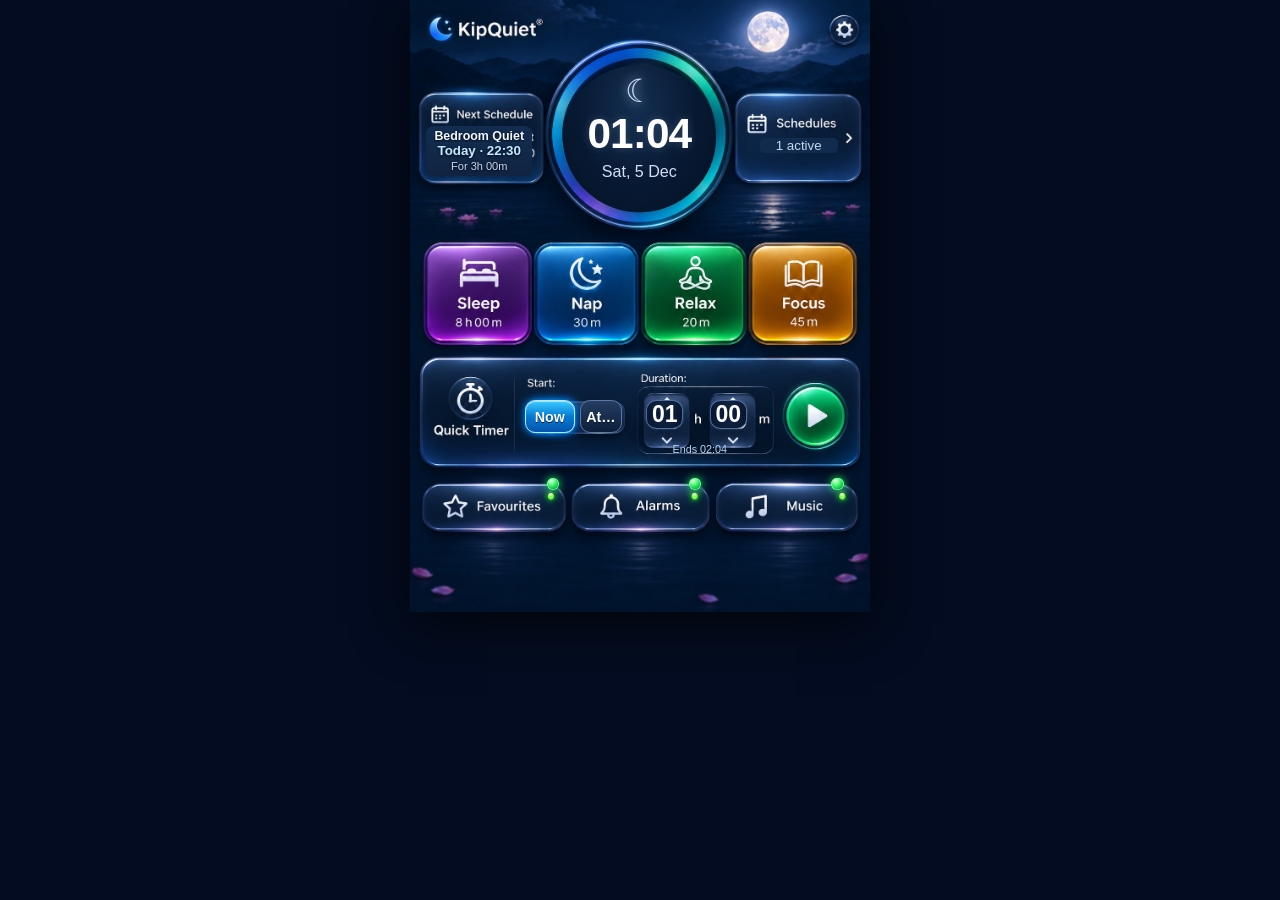
<file: index.html>
<!doctype html><html lang="en"><head><meta charset="utf-8"><meta name="viewport" content="width=device-width,initial-scale=1,viewport-fit=cover"><meta name="theme-color" content="#06172e"><title>KipQuiet — Moonlit Clock C45</title>
<style>
*[hidden]{display:none!important}*{box-sizing:border-box}html{background:#030c20}body{margin:0;background:#030c20;min-height:100dvh;color:#fff;font-family:Arial,Helvetica,sans-serif;display:flex;justify-content:center;align-items:flex-start}button,input{font:inherit}button{color:inherit;cursor:pointer}#screen{position:relative;width:min(100vw,460px);aspect-ratio:1087/1447;container-type:inline-size;overflow:hidden;isolation:isolate;box-shadow:0 10px 50px #000b}#art{width:100%;height:100%;display:block;user-select:none;pointer-events:none}.hit{position:absolute;background:transparent;border:0;touch-action:manipulation;border-radius:15%;z-index:3;outline-offset:-3px}.hit:focus-visible{outline:3px solid #a4f7ff}.hit:active{background:#ffffff15;box-shadow:inset 0 0 14px #ffffff25}.clock-face{position:absolute;left:33.2%;top:10.65%;width:33.3%;height:23.9%;border-radius:50%;z-index:2;background:radial-gradient(ellipse at 48% 28%,#142e50 0%,#071932 54%,#041022 100%);box-shadow:0 0 26px #020a18a8;display:flex;align-items:center;justify-content:center;flex-direction:column;gap:1.4cqw;pointer-events:none}.moon-icon{font-size:7cqw;color:#cfddff;filter:drop-shadow(0 0 6px #bedcff);line-height:1}.face-time{font-size:9.2cqw;line-height:1;letter-spacing:-.2cqw;font-weight:750;font-variant-numeric:tabular-nums;text-shadow:0 0 8px #d5e6ff33;white-space:nowrap}.face-date{font-size:3.5cqw;color:#d3def0;text-align:center}.face-state{font-size:2.85cqw;color:#87e6ff;min-height:3.2cqw;text-align:center;white-space:nowrap}.progress{position:absolute;left:29.3%;top:6.45%;width:41.1%;aspect-ratio:1;border-radius:50%;pointer-events:none;z-index:1;opacity:0;transition:opacity .3s;background:conic-gradient(from -90deg,#20d1e5 0 var(--pct,100%),#091e37 var(--pct,100%) 100%);-webkit-mask:radial-gradient(circle,transparent 64%,#000 66%,#000 78%,transparent 80%);mask:radial-gradient(circle,transparent 64%,#000 66%,#000 78%,transparent 80%);filter:drop-shadow(0 0 3px #22eaff)}.running .progress{opacity:1}.running .face-time{font-size:8.2cqw}.clock-face .micro{font-size:2.5cqw;color:#9ddff3}.mask-wheel{position:absolute;background:linear-gradient(#192f52,#0b1b38 47%,#14294c);border:1px solid #779bd3a0;border-radius:2.2cqw;box-shadow:inset 0 0 12px #031023,0 0 3px #c4e8fc33;display:flex;justify-content:center;align-items:center;font-size:5cqw;font-weight:750;font-variant-numeric:tabular-nums;pointer-events:none;z-index:2}.wheel-hour{left:51.4%;top:65.3%;width:8%;height:4.7%}.wheel-min{left:65.2%;top:65.3%;width:8%;height:4.7%}.finish-caption{position:absolute;left:49%;top:72.4%;width:28%;height:1.6%;color:#b8d6f0;font-size:2.35cqw;text-align:center;pointer-events:none;z-index:2;white-space:nowrap}.statusline{position:absolute;left:4.1%;top:28.5%;width:24%;font-size:2.45cqw;color:#d6e5f7;text-align:center;z-index:2;text-shadow:0 1px 3px #000;pointer-events:none}.schedule-count{position:absolute;left:76%;top:22.5%;width:17%;font-size:2.9cqw;color:#c5d8f0;text-align:center;z-index:2;pointer-events:none;background:#102b4e;border-radius:1cqw}.lamp{position:absolute;width:2.65%;aspect-ratio:1;border-radius:50%;z-index:2;pointer-events:none;background:radial-gradient(circle at 30% 25%,#98a3c1,#344466 58%,#0b1530 75%);box-shadow:inset 0 0 0 .25cqw #a0abc2,0 0 .6cqw #000}.lamp.on{background:radial-gradient(circle at 35% 24%,#f5ffe6,#51ff7b 32%,#12bf42 66%,#075a1f);box-shadow:inset 0 0 0 .18cqw #71ffad,0 0 1.8cqw #2efa57}.offslash{position:absolute;height:.57%;width:9%;border-radius:2cqw;background:#c6d6ec;box-shadow:0 0 1cqw #000;transform:rotate(-40deg);pointer-events:none;z-index:3}.mode-mask{position:absolute;top:65.4%;height:5.3%;border-radius:2.2cqw;z-index:2;display:flex;align-items:center;justify-content:center;color:white;font-weight:700;font-size:3.1cqw;pointer-events:none;text-shadow:0 1px #001a38}.mode-mask.now{left:25%;width:10.8%}.mode-mask.later{left:37%;width:9%}.mode-mask.active{background:linear-gradient(#3dcdff,#037bd4 50%,#0754ab);border:1px solid #b7eaff;box-shadow:0 0 2cqw #008dff,inset 0 1px #fff8}.mode-mask.inactive{background:linear-gradient(#263d61,#0c1f3a);border:1px solid #597bac}.modal-shade{position:absolute;inset:0;z-index:20;background:#010917c9;backdrop-filter:blur(5px);display:flex;align-items:center;justify-content:center;padding:4%}.modal{width:100%;max-height:95%;overflow-y:auto;border-radius:5cqw;border:1.5px solid #91c7ff;background:linear-gradient(145deg,#2e5286,#091a34 30%,#07152c 80%,#1e4274);padding:4.5%;box-shadow:0 14px 35px #000d,inset 0 2px 1px #efffff8c}.modal h2{margin:0 0 2.5cqw;font-size:5cqw}.modal h3{margin:4cqw 0 1cqw;font-size:3.6cqw}.modal p{font-size:3cqw;color:#c9daef;line-height:1.4}.row{display:flex;align-items:center;gap:2cqw;flex-wrap:wrap}.row.between{justify-content:space-between}.wide{width:100%}.field{padding:2.2cqw;border-radius:2cqw;background:#0e2a4f;color:#fff;border:1px solid #6e9bcf;min-width:0;flex:1}.small{font-size:2.8cqw;color:#c0d5ed}.pillbtn{padding:2.5cqw 3cqw;background:linear-gradient(#426fa8,#133a70);border:1px solid #95bded;border-radius:3cqw;font-size:3.2cqw;font-weight:700;box-shadow:inset 0 1px #fff8,0 3px 7px #0006}.pillbtn.green{background:linear-gradient(#60e79b,#0d9241);border-color:#b9ffd1}.pillbtn:active,.toggle:active{transform:translateY(2px)}.wheelrow{display:flex;justify-content:center;gap:3cqw;margin:3cqw 0}.roller{width:27%;min-width:0;text-align:center;border-radius:2.8cqw;background:linear-gradient(#284972,#061831 40%,#27456e);border:1px solid #7fa7d9;box-shadow:inset 0 1px #fff5,0 4px 10px #0007;touch-action:none;user-select:none}.roller button{width:100%;background:transparent;border:0;font-size:5cqw;line-height:1.1;padding:1cqw}.roller strong{display:block;font-size:7.8cqw;line-height:1.2;border-block:1px solid #6d92be;padding:1cqw}.roller small{display:block;color:#adcae5;font-size:2.7cqw;padding:.8cqw}.schedule-item{border:1px solid #5b8ac2;background:#18365f;border-radius:2cqw;padding:2.5cqw;margin:2cqw 0;font-size:3cqw}.schedule-item .row{margin-top:1.5cqw}.schedule-item button{font-size:2.8cqw;padding:1.4cqw 2.3cqw}.days{display:grid;grid-template-columns:repeat(7,1fr);gap:1cqw;margin:2cqw 0}.days label{font-size:2.6cqw;text-align:center;background:#1d3d63;padding:1.2cqw .3cqw;border-radius:1cqw}.days input{display:block;margin:0 auto 1cqw}.toggle{background:linear-gradient(#284d80,#102b53);padding:2.2cqw;border:1px solid #81b0e5;border-radius:2cqw}.toggle.enabled{background:linear-gradient(#207ac4,#154e9c);box-shadow:0 0 1.4cqw #3b9cf9}.message{font-size:3.1cqw;color:#c9e6f8;line-height:1.4;min-height:3cqw}.sr-only{position:absolute;width:1px;height:1px;overflow:hidden;clip:rect(0,0,0,0)}
.next-live{position:absolute;left:3.5%;top:20.65%;width:23.1%;height:8.1%;z-index:2;pointer-events:none;background:linear-gradient(180deg,#132d50 0%,#102441 100%);border-radius:1.7cqw;display:flex;flex-direction:column;align-items:center;justify-content:center;gap:.25cqw;text-shadow:0 1px 3px #010815;color:#f2f8ff;text-align:center;overflow:hidden;padding:.5cqw}.next-live .next-title{font-size:2.7cqw;line-height:1.13;font-weight:700;max-width:100%;overflow:hidden;text-overflow:ellipsis;white-space:nowrap}.next-live .next-when{font-size:2.9cqw;line-height:1.2;color:#c4eaff;font-weight:600}.next-live .next-length{font-size:2.4cqw;line-height:1.2;color:#c9d5e9}</style></head><body><main id="screen" aria-label="KipQuiet interactive preview"><img id="art" alt="Moonlit KipQuiet glossy interface" src="[data-uri]">
<div class="progress" id="progress"></div><div class="clock-face"><div class="moon-icon" id="moon">☾</div><div class="face-time" id="clockTime">21:47</div><div class="face-date" id="clockDate">Wed 25 Nov</div><div class="face-state" id="clockState"></div></div>
<div class="mask-wheel wheel-hour" id="hourText">01</div><div class="mask-wheel wheel-min" id="minuteText">00</div><div class="finish-caption" id="finishText"></div>
<div class="schedule-count" id="scheduleCount"></div><div class="next-live" id="nextLive" aria-live="polite"><div class="next-title" id="nextTitle">Next schedule</div><div class="next-when" id="nextWhen">Loading…</div><div class="next-length" id="nextLength"></div></div>
<div class="mode-mask now active" id="nowMask">Now</div><div class="mode-mask later inactive" id="laterMask">At…</div>
<div id="lamps"></div>
<!-- Touch targets match the genuine illustrated buttons; no SVG redraw of the artwork. -->
<button class="hit" style="left:3%;top:38.4%;width:22.6%;height:16.4%" data-preset="0" aria-label="Start Sleep preset"></button>
<button class="hit" style="left:26%;top:38.4%;width:22%;height:16.4%" data-preset="1" aria-label="Start Nap preset"></button>
<button class="hit" style="left:49%;top:38.4%;width:22%;height:16.4%" data-preset="2" aria-label="Start Relax preset"></button>
<button class="hit" style="left:72%;top:38.4%;width:23%;height:16.4%" data-preset="3" aria-label="Start Focus preset"></button>
<button class="hit" style="left:2%;top:14.8%;width:26%;height:15.1%" id="nextButton" aria-label="Next schedule details"></button>
<button class="hit" style="left:71.2%;top:14.8%;width:26%;height:15.1%" id="scheduleButton" aria-label="Manage schedules"></button>
<button class="hit" style="left:88%;top:1.5%;width:10%;height:8%" id="settingsButton" aria-label="Settings"></button>
<button class="hit" style="left:24%;top:63.1%;width:11.7%;height:10.5%" id="nowButton" aria-label="Start now"></button>
<button class="hit" style="left:35.8%;top:63.1%;width:11.7%;height:10.5%" id="laterButton" aria-label="Choose future start time"></button>
<button class="hit" style="left:49.3%;top:61.6%;width:12%;height:3.5%" id="hoursUp" aria-label="Increase duration hours"></button>
<button class="hit" style="left:49.3%;top:70.6%;width:12%;height:3.4%" id="hoursDown" aria-label="Decrease duration hours"></button>
<button class="hit" style="left:63%;top:61.6%;width:12%;height:3.5%" id="minutesUp" aria-label="Increase duration minutes"></button>
<button class="hit" style="left:63%;top:70.6%;width:12%;height:3.4%" id="minutesDown" aria-label="Decrease duration minutes"></button>
<button class="hit" style="left:49%;top:65.1%;width:13%;height:5.5%" id="hoursEdit" aria-label="Edit duration hours"></button>
<button class="hit" style="left:62.5%;top:65.1%;width:14%;height:5.5%" id="minutesEdit" aria-label="Edit duration minutes"></button>
<button class="hit" style="left:78%;top:60.6%;width:16.9%;height:12.6%;border-radius:50%" id="startButton" aria-label="Start or stop timer"></button>
<button class="hit" style="left:3%;top:76.6%;width:29%;height:9%" data-allow="favourites" aria-label="Toggle favourites allowed"></button>
<button class="hit" style="left:34%;top:76.6%;width:29%;height:9%" data-allow="alarms" aria-label="Toggle alarms allowed"></button>
<button class="hit" style="left:65%;top:76.6%;width:30%;height:9%" data-allow="music" aria-label="Toggle music allowed"></button>
<div class="modal-shade" id="modalLayer" hidden></div><div class="sr-only" role="status" aria-live="polite" id="announce"></div>
</main><script>
(()=>{'use strict';const $=id=>document.getElementById(id),screen=$('screen');const storageKey='kipquiet-c45-demo';const initial={hours:1,minutes:0,mode:'now',startHour:13,startMinute:0,allowed:{favourites:true,alarms:true,music:true},schedules:[{id:1,name:'Bedroom Quiet',time:'22:30',hours:3,minutes:0,days:[],allowed:{favourites:false,alarms:true,music:false},enabled:true}],presets:[{name:'Sleep',minutes:480},{name:'Nap',minutes:30},{name:'Relax',minutes:20},{name:'Focus',minutes:45}]};let data;try{data=Object.assign({},initial,JSON.parse(localStorage.getItem(storageKey)||'{}'))}catch{data=structuredClone(initial)}if(!data.allowed)data.allowed={...initial.allowed};if(!Array.isArray(data.schedules))data.schedules=[...initial.schedules];let active=null, armed=null, modal=null;const pad=n=>String(n).padStart(2,'0');const total=()=>data.hours*60+data.minutes;const save=()=>{try{localStorage.setItem(storageKey,JSON.stringify(data))}catch{}};function fmt(d){return d.toLocaleTimeString('en-GB',{hour:'2-digit',minute:'2-digit'})}function durationString(m){return Math.floor(m/60)+'h '+pad(m%60)+'m'}function futureTime(h,m,now=new Date()){let d=new Date(now);d.setHours(h,m,0,0);if(d.getTime()<=now.getTime())d.setDate(d.getDate()+1);return d}function getStart(){return data.mode==='now'?new Date():futureTime(data.startHour,data.startMinute)}function finish(){let d=new Date(getStart());d.setMinutes(d.getMinutes()+total());return d}function announce(t){$('announce').textContent=t}function render(){const now=new Date();if(armed&&now>=armed.start){active={end:new Date(armed.start.getTime()+armed.duration*60000),duration:armed.duration,start:armed.start,source:armed.source};armed=null;announce('Timer started')}if(active&&now>=active.end){active=null;announce('Timer finished')}screen.classList.toggle('running',!!active);if(active){let left=Math.max(0,Math.ceil((active.end-now)/1000)),m=Math.floor(left/60),s=left%60;$('clockTime').textContent=pad(Math.floor(m/60))+':'+pad(m%60);$('clockDate').textContent='Remaining · '+pad(s)+'s';$('clockState').textContent='';let pct=Math.max(0,100*(active.end-now)/(active.duration*60000));$('progress').style.setProperty('--pct',pct+'%');$('moon').textContent='◕'}else{$('clockTime').textContent=fmt(now);$('clockDate').textContent=now.toLocaleDateString('en-GB',{weekday:'short',day:'numeric',month:'short'});$('clockState').textContent=armed?'ARMED · '+fmt(armed.start):'';$('moon').textContent='☾'}$('hourText').textContent=pad(data.hours);$('minuteText').textContent=pad(data.minutes);const d=finish();$('finishText').textContent='Ends '+fmt(d)+(d.toDateString()!==now.toDateString()?' tomorrow':'');$('nowMask').className='mode-mask now '+(data.mode==='now'?'active':'inactive');$('laterMask').className='mode-mask later '+(data.mode==='later'?'active':'inactive');$('laterMask').textContent=data.mode==='later'?pad(data.startHour)+':'+pad(data.startMinute):'At…';$('scheduleCount').textContent=data.schedules.filter(s=>s.enabled).length+' active';const next=scheduleNext();$('nextTitle').textContent=next?next.s.name:'No schedules';$('nextWhen').textContent=next?(next.d.toDateString()===now.toDateString()?'Today':next.d.toDateString()===new Date(now.getFullYear(),now.getMonth(),now.getDate()+1).toDateString()?'Tomorrow':next.d.toLocaleDateString('en-GB',{weekday:'short',day:'numeric',month:'short'}))+' · '+fmt(next.d):'Nothing upcoming';$('nextLength').textContent=next?'For '+durationString(next.s.hours*60+next.s.minutes):'Tap to add one';updateLamps();}
function updateLamps(){const root=$('lamps');root.innerHTML='';['favourites','alarms','music'].forEach((key,i)=>{const positions=[{x:29.8,y:78.1,slashX:12.3},{x:60.6,y:78.1,slashX:43},{x:91.6,y:78.1,slashX:74}];const p=positions[i],l=document.createElement('span');l.className='lamp'+(data.allowed[key]?' on':'');l.style.left=p.x+'%';l.style.top=p.y+'%';root.appendChild(l);if(!data.allowed[key]){let s=document.createElement('span');s.className='offslash';s.style.left=p.slashX+'%';s.style.top='80.6%';root.appendChild(s)}})}function open(html){$('modalLayer').hidden=false;$('modalLayer').innerHTML='<section class="modal" role="dialog" aria-modal="true">'+html+'</section>';$('modalLayer').querySelector('button')?.focus()}function close(){$('modalLayer').hidden=true;$('modalLayer').innerHTML='';render()}$('modalLayer').addEventListener('click',e=>{if(e.target===$('modalLayer'))close()});document.addEventListener('keydown',e=>{if(e.key==='Escape')close()});function actionPair(){return '<div class="row" style="justify-content:flex-end;margin-top:4cqw"><button class="pillbtn" data-close>Close</button><button class="pillbtn green" data-save>Save</button></div>'}function roller(id,label,value,max){return '<div class="roller" data-roller="'+id+'" data-max="'+max+'"><button type="button" data-spin="1" aria-label="Increase '+label+'">▲</button><strong>'+pad(value)+'</strong><button type="button" data-spin="-1" aria-label="Decrease '+label+'">▼</button><small>'+label+'</small></div>'}function showDuration(){open('<h2>Quick Timer · Duration</h2><p>Set exactly how long quiet time lasts.</p><div class="wheelrow">'+roller('hours','Hours',data.hours,23)+roller('minutes','Minutes',data.minutes,59)+'</div><div class="message" id="editSummary"></div>'+actionPair());const layer=$('modalLayer');function update(){layer.querySelector('[data-roller="hours"] strong').textContent=pad(data.hours);layer.querySelector('[data-roller="minutes"] strong').textContent=pad(data.minutes);layer.querySelector('#editSummary').textContent='Finishes at '+fmt(finish())}layer.addEventListener('click',function handler(e){const spin=e.target.closest('[data-spin]');if(spin){const r=spin.closest('[data-roller]'),k=r.dataset.roller,max=Number(r.dataset.max);data[k]=(data[k]+Number(spin.dataset.spin)+max+1)%(max+1);save();update()}else if(e.target.closest('[data-save]')){layer.removeEventListener('click',handler);close()}else if(e.target.closest('[data-close]')){layer.removeEventListener('click',handler);close()}});update()}
function showStart(){data.mode='later';save();open('<h2>Start at a time</h2><p>Choose the time of day to start this one-off timer. A time already passed today means tomorrow.</p><div class="wheelrow">'+roller('startHour','Hour',data.startHour,23)+roller('startMinute','Minute',data.startMinute,59)+'</div><div id="editSummary" class="message"></div>'+actionPair());const layer=$('modalLayer');function update(){for(const k of ['startHour','startMinute'])layer.querySelector('[data-roller="'+k+'"] strong').textContent=pad(data[k]);const start=getStart();layer.querySelector('#editSummary').textContent='Start '+start.toLocaleString('en-GB',{weekday:'short',hour:'2-digit',minute:'2-digit'})+' · finish '+fmt(finish());render()}layer.addEventListener('click',function handler(e){let b=e.target.closest('[data-spin]');if(b){let r=b.closest('[data-roller]'),k=r.dataset.roller,max=Number(r.dataset.max);data[k]=(data[k]+Number(b.dataset.spin)+max+1)%(max+1);save();update()}if(e.target.closest('[data-save],[data-close]')){layer.removeEventListener('click',handler);close()}});update()}
function launch(duration,source){if(duration<1){showDuration();return}const start=getStart();if(start.getTime()>Date.now()+1500){armed={start,duration,source};active=null;announce('Timer armed for '+fmt(start))}else{active={start:new Date(),duration,end:new Date(Date.now()+duration*60000),source};armed=null;announce('Timer started')}render()}
function showActive(){if(!active&&!armed)return;let txt=active?'Quiet time running. Ends '+fmt(active.end):'Timer armed for '+fmt(armed.start);open('<h2>Timer status</h2><p>'+txt+'</p><p>Browser demo only: this page does not change Android sound or DND settings.</p><div class="row"><button class="pillbtn" data-close>Keep timer</button><button class="pillbtn green" id="stopTimer">Cancel / Stop</button></div>');$('stopTimer').onclick=()=>{active=null;armed=null;close();announce('Timer stopped')};$('modalLayer').querySelector('[data-close]').onclick=close}
function scheduleNext(){let now=new Date(),all=[];for(const s of data.schedules.filter(s=>s.enabled)){let [h,m]=s.time.split(':').map(Number);for(let i=0;i<8;i++){let d=new Date(now);d.setDate(d.getDate()+i);d.setHours(h,m,0,0);if(d>now&&(!s.days?.length||s.days.includes(d.getDay())))all.push({s,d})}}all.sort((a,b)=>a.d-b.d);return all[0]||null}
function showScheduleList(){let items=data.schedules.map((s,i)=>'<div class="schedule-item"><strong>'+escapeHtml(s.name)+'</strong> · '+s.time+' · '+durationString(s.hours*60+s.minutes)+'<br><span class="small">'+(s.days.length?s.days.map(d=>['Sun','Mon','Tue','Wed','Thu','Fri','Sat'][d]).join(', '):'One-off next occurrence')+' · '+(s.enabled?'Enabled':'Paused')+'</span><div class="row"><button class="pillbtn" data-toggle-schedule="'+i+'">'+(s.enabled?'Pause':'Enable')+'</button><button class="pillbtn" data-edit-schedule="'+i+'">Edit</button><button class="pillbtn" data-delete-schedule="'+i+'">Delete</button></div></div>').join('');open('<h2>Manage Schedules</h2><p>Automatic schedules are independent of your Quick Presets.</p>'+(items||'<p>No schedules yet.</p>')+'<div class="row"><button class="pillbtn" data-close>Back</button><button class="pillbtn green" data-new-schedule>Add schedule</button></div>');const layer=$('modalLayer');layer.querySelector('[data-close]').onclick=close;layer.querySelector('[data-new-schedule]').onclick=()=>editSchedule(-1);layer.querySelectorAll('[data-toggle-schedule]').forEach(b=>b.onclick=()=>{let x=data.schedules[+b.dataset.toggleSchedule];x.enabled=!x.enabled;save();showScheduleList()});layer.querySelectorAll('[data-delete-schedule]').forEach(b=>b.onclick=()=>{data.schedules.splice(+b.dataset.deleteSchedule,1);save();showScheduleList()});layer.querySelectorAll('[data-edit-schedule]').forEach(b=>b.onclick=()=>editSchedule(+b.dataset.editSchedule))}
function escapeHtml(s){return String(s).replace(/[&<>"']/g,c=>({'&':'&amp;','<':'&lt;','>':'&gt;','"':'&quot;',"'":'&#39;'}[c]))}
function editSchedule(i){const isNew=i<0,s=isNew?{name:'New quiet time',time:'13:00',hours:0,minutes:45,days:[],allowed:{...data.allowed},enabled:true}:JSON.parse(JSON.stringify(data.schedules[i]));open('<h2>'+(isNew?'New schedule':'Edit schedule')+'</h2><div class="row"><label class="small" for="schName">Name</label><input id="schName" class="field" value="'+escapeHtml(s.name)+'"></div><div class="row" style="margin-top:3cqw"><label class="small">Starts</label><input id="schTime" class="field" type="time" value="'+s.time+'"></div><div class="row" style="margin-top:3cqw"><label class="small">Hours</label><input id="schH" class="field" type="number" min="0" max="23" value="'+s.hours+'"><label class="small">Minutes</label><input id="schM" class="field" type="number" min="0" max="59" value="'+s.minutes+'"></div><h3>Repeat days (none = once)</h3><div class="days">'+['S','M','T','W','T','F','S'].map((n,d)=>'<label><input type="checkbox" data-day="'+d+'" '+(s.days.includes(d)?'checked':'')+'>'+n+'</label>').join('')+'</div><h3>Allow through</h3><div class="row">'+['favourites','alarms','music'].map(k=>'<label class="small"><input data-allowed="'+k+'" type="checkbox" '+(s.allowed[k]?'checked':'')+'>'+k[0].toUpperCase()+k.slice(1)+'</label>').join('')+'</div><p class="small">This browser preview schedules alerts only while open. Android integration is required to silence the phone in the background.</p><div class="row"><button class="pillbtn" id="cancelSchedule">Cancel</button><button class="pillbtn green" id="saveSchedule">Save schedule</button></div>');$('cancelSchedule').onclick=showScheduleList;$('saveSchedule').onclick=()=>{let name=$('schName').value.trim()||'Quiet time',time=$('schTime').value,h=Math.max(0,Math.min(23,Number($('schH').value)||0)),m=Math.max(0,Math.min(59,Number($('schM').value)||0));if(!time||h+m===0){alert('Choose a time and a duration');return}s.name=name;s.time=time;s.hours=h;s.minutes=m;s.days=[...$('modalLayer').querySelectorAll('[data-day]:checked')].map(x=>Number(x.dataset.day));s.allowed={};$('modalLayer').querySelectorAll('[data-allowed]').forEach(x=>s.allowed[x.dataset.allowed]=x.checked);if(isNew){s.id=Date.now();data.schedules.push(s)}else data.schedules[i]=s;save();showScheduleList();render()}}
function showSettings(){open('<h2>KipQuiet demo</h2><p>This is an interactive design preview of the quieter moonlit layout. The green ring counts down while running, the presets start sample durations, and the 3D LED buttons switch allowed interruptions on and off.</p><p>Important: a web page cannot change Android Do Not Disturb, silence calls, or reliably run automatic schedules in the background.</p><button class="pillbtn" data-close>Close</button>');$('modalLayer').querySelector('[data-close]').onclick=close}
function tickSchedule(){const now=new Date();for(const s of data.schedules.filter(x=>x.enabled)){let [h,m]=s.time.split(':').map(Number);if(now.getHours()===h&&now.getMinutes()===m&&now.getSeconds()===0&&!active&&!armed){active={start:now,end:new Date(now.getTime()+(s.hours*60+s.minutes)*60000),duration:s.hours*60+s.minutes,source:s.name};announce('Scheduled timer started: '+s.name);if(!s.days.length)s.enabled=false;save();break}}}
const bind=(id,fn)=>$(id).addEventListener('click',fn);document.querySelectorAll('[data-preset]').forEach(b=>b.addEventListener('click',()=>{if(active||armed){showActive();return}launch(data.presets[+b.dataset.preset].minutes,data.presets[+b.dataset.preset].name)}));document.querySelectorAll('[data-allow]').forEach(b=>b.addEventListener('click',()=>{let k=b.dataset.allow;data.allowed[k]=!data.allowed[k];save();render();announce(k+' '+(data.allowed[k]?'allowed':'blocked'))}));bind('nowButton',()=>{data.mode='now';save();render()});bind('laterButton',showStart);bind('hoursUp',()=>shift('hours',1,23));bind('hoursDown',()=>shift('hours',-1,23));bind('minutesUp',()=>shift('minutes',1,59));bind('minutesDown',()=>shift('minutes',-1,59));function shift(k,step,max){data[k]=(data[k]+step+max+1)%(max+1);save();render()}bind('hoursEdit',showDuration);bind('minutesEdit',showDuration);bind('startButton',()=>{if(active||armed)showActive();else launch(total(),'Quick Timer')});bind('scheduleButton',showScheduleList);bind('nextButton',()=>{const n=scheduleNext();if(n)open('<h2>Next schedule</h2><p>'+escapeHtml(n.s.name)+'<br>'+n.d.toLocaleString('en-GB',{weekday:'long',day:'numeric',month:'short',hour:'2-digit',minute:'2-digit'})+'<br>Runs for '+durationString(n.s.hours*60+n.s.minutes)+'</p><button class="pillbtn" id="goManage">Manage schedules</button>');else open('<h2>Next schedule</h2><p>No automatic schedules enabled.</p><button class="pillbtn" id="goManage">Manage schedules</button>');$('goManage').onclick=showScheduleList});bind('settingsButton',showSettings);
// Touch wheel gestures on the illustrated duration rollers.
for(const [id,key,max] of [['hoursEdit','hours',23],['minutesEdit','minutes',59]]){let startY=null;const el=$(id);el.addEventListener('touchstart',e=>{startY=e.touches[0].clientY},{passive:true});el.addEventListener('touchend',e=>{if(startY===null)return;const d=e.changedTouches[0].clientY-startY;startY=null;if(Math.abs(d)>16){e.preventDefault();shift(key,d<0?1:-1,max)}},{passive:false})}
render();setInterval(()=>{tickSchedule();render()},1000);
})();</script></body></html>
</file>
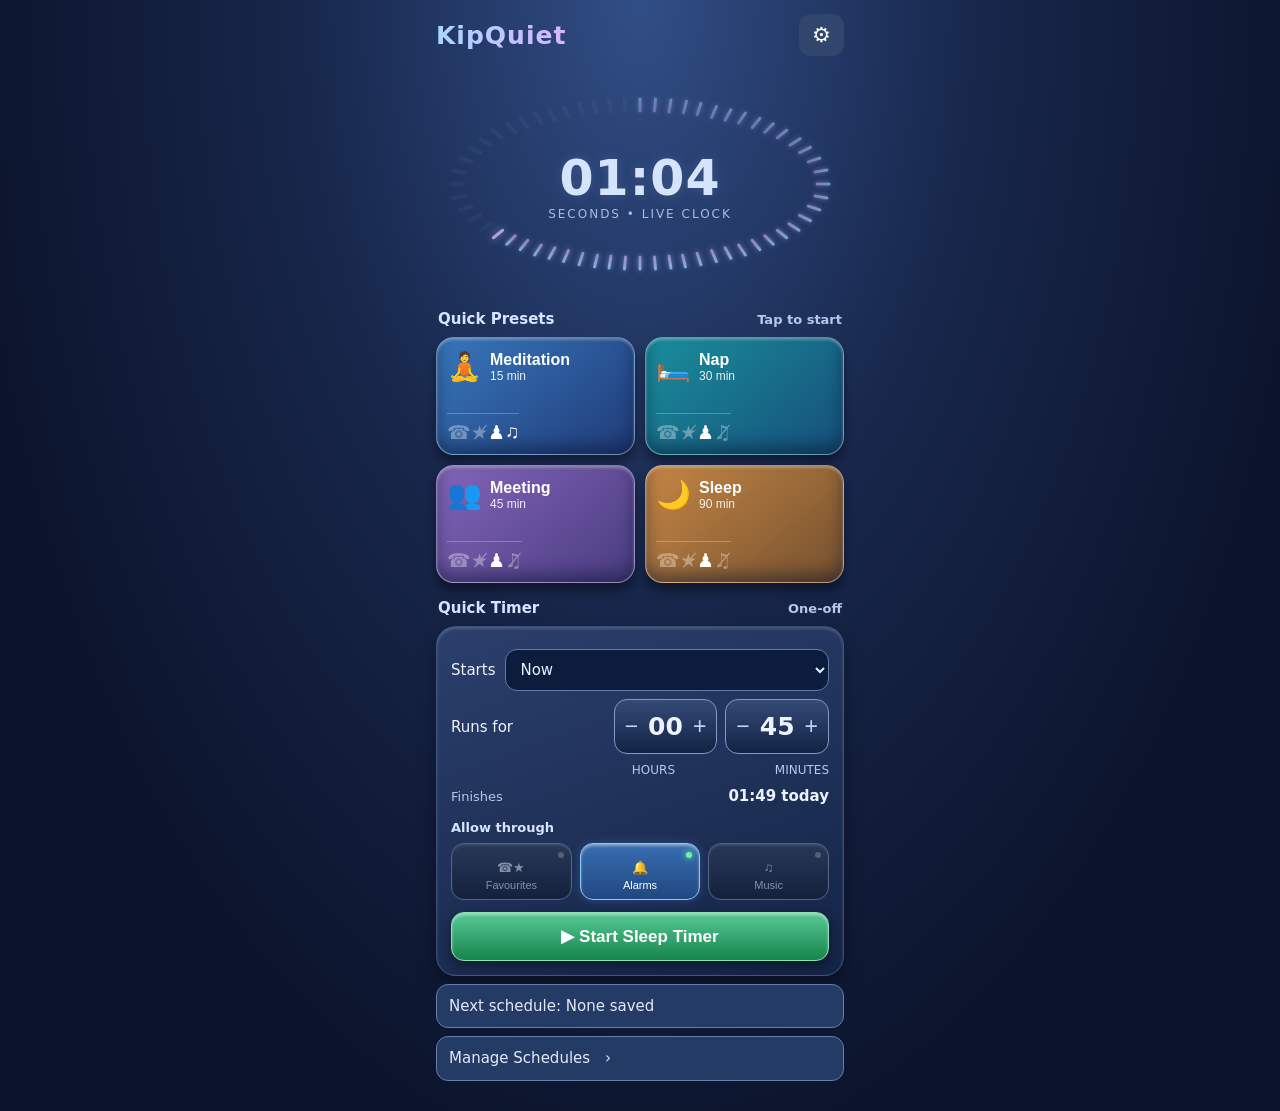
<file: docs/phone-preview/index.html>
<!doctype html><html lang="en"><meta charset="utf-8"><meta name="viewport" content="width=device-width,initial-scale=1,maximum-scale=1"><meta name="theme-color" content="#101b39"><title>KipQuiet phone preview</title><style>
*{box-sizing:border-box}body{margin:0;color:#edf2ff;font:15px system-ui;background:radial-gradient(ellipse at 50% 0%,#314e86 0%,#17264a 38%,#0c142c 75%);min-height:100vh}.app{max-width:440px;margin:auto;padding:14px 16px 30px}.top{display:flex;justify-content:space-between;align-items:center}.logo{font-size:25px;font-weight:800;letter-spacing:1px;background:linear-gradient(90deg,#a8d7ff,#d8b4ff);color:transparent;background-clip:text}.gear{border:0;background:#30466c;color:white;border-radius:12px;padding:9px 13px;font-size:21px}.clock{position:relative;margin:18px 0 10px;height:220px;display:grid;place-items:center}.ring{position:absolute;inset:0;width:100%;height:100%}.tick{position:absolute;width:3px;height:15px;border-radius:3px;transform-origin:center;background:#7282ae;opacity:.18;transition:opacity .2s,background .2s;box-shadow:0 0 2px #95a9d7}.tick.on{opacity:.78;background:linear-gradient(#9dd8f7,#bd9ae8);box-shadow:0 0 5px #899bd6}.tick.lead{opacity:1;background:#e1caff;box-shadow:0 0 8px #b9a9ff}.face{position:relative;text-align:center;margin-top:3px}.time{font-size:49px;font-weight:650;letter-spacing:1px;color:#d5e3fb;text-shadow:0 0 12px #6785ba55;font-variant-numeric:tabular-nums}.sub{font-size:12px;color:#aabddd;letter-spacing:2px}.section{display:flex;align-items:center;justify-content:space-between;margin:16px 2px 9px;font-weight:700;color:#d8e4ff}.presets{display:grid;grid-template-columns:1fr 1fr;gap:10px}.preset{min-height:118px;border:1px solid #ffffff50;border-radius:18px;color:white;padding:12px 10px 10px;box-shadow:inset 0 2px 3px #ffffff4a,inset 0 -8px 15px #07112a77,0 7px 10px #0006;text-align:left;display:flex;flex-direction:column;justify-content:space-between}.preset .main{display:flex;gap:8px;align-items:center}.art{font-size:28px}.pname{font-weight:750;font-size:16px}.pmins{font-size:12px;opacity:.9}.statuses{border-top:1px solid #ffffff40;padding-top:7px;display:flex;justify-content:space-around;font-size:19px}.off{opacity:.35;filter:grayscale(1)}.med{background:linear-gradient(140deg,#3777bb,#203a78)}.nap{background:linear-gradient(140deg,#198e9b,#164e7a)}.meet{background:linear-gradient(140deg,#8364b8,#493c80)}.sleep{background:linear-gradient(140deg,#c48645,#74502e)}.panel{border:1px solid #6a83b066;border-radius:20px;background:linear-gradient(160deg,#2b3f6b,#142447);padding:14px;box-shadow:inset 0 2px 3px #ffffff2c,0 10px 18px #0005}.line{display:flex;align-items:center;gap:10px;justify-content:space-between;margin:8px 0}.pill{background:#0c1c3d;border:1px solid #637ca7;border-radius:12px;color:#e4efff;padding:10px;font:inherit;min-width:0}.select{flex:1}.wheels{display:flex;gap:8px;justify-content:center;align-items:center}.wheel{display:flex;align-items:center;gap:5px;border-radius:13px;background:linear-gradient(#344b77,#132344);border:1px solid #8299c3;padding:5px}.wheel button{background:transparent;border:0;color:#bcd7ff;font-size:23px;padding:8px 5px}.num{font-size:25px;font-weight:700;font-variant-numeric:tabular-nums;min-width:30px;text-align:center}.label{font-size:12px;color:#b8c9e7}.allow{display:flex;gap:8px}.allow button{flex:1;border-radius:13px;border:1px solid #536580;background:linear-gradient(#273858,#14213c);color:#8190a7;padding:8px 3px;font-size:13px;box-shadow:inset 0 2px 2px #ffffff19}.allow button.active{color:white;border-color:#8ac7fa;background:linear-gradient(#386eb2,#204781);box-shadow:inset 0 2px 3px #ffffff6c,0 0 10px #5f98f844}.led{display:block;width:6px;height:6px;border-radius:50%;background:#536174;margin:0 4px 2px auto}.active .led{background:#6ff5a2;box-shadow:0 0 6px #75ffa4}.start{width:100%;border:1px solid #8de2b2;border-radius:13px;padding:13px;background:linear-gradient(#58c996,#16844d);color:white;font-size:17px;font-weight:800;margin-top:12px;box-shadow:inset 0 2px 3px #ffffff66,0 5px 12px #0006}.muted{color:#b7c9e6;font-size:13px}.sched{width:100%;border:1px solid #667fb0;border-radius:12px;background:#243b66;color:#e2eafa;padding:12px;text-align:left;margin-top:8px;font:inherit}.hidden{display:none}dialog{border:1px solid #8298c3;background:#152548;color:#fff;border-radius:18px;width:min(95vw,420px)}dialog input,dialog select{padding:10px;background:#0c1935;color:white;border:1px solid #647ca4;border-radius:9px}dialog label{display:block;margin:10px 0}.days{display:flex;gap:6px;flex-wrap:wrap}.days label{font-size:12px;margin:0}.actions{display:flex;gap:10px;margin-top:14px}.actions button{padding:10px;border-radius:10px;background:#345b92;color:white;border:0;flex:1}
</style><main class="app"><header class="top"><div class="logo">KipQuiet</div><button class="gear" onclick="openSchedules()">⚙</button></header><section class="clock"><div class="ring" id="ring"></div><div class="face"><div class="time" id="clockText">--:--</div><div class="sub" id="clockSub">SECONDS • LIVE CLOCK</div></div></section><div class="section">Quick Presets <span class="muted">Tap to start</span></div><section class="presets" id="presets"></section><div class="section">Quick Timer <span class="muted">One-off</span></div><section class="panel"><div class="line"><span>Starts</span><select class="pill select" id="mode" onchange="updateUI()"><option value="now">Now</option><option value="later">At a time…</option></select></div><div class="line hidden" id="future"><span class="label">Start at</span><input class="pill" id="startAt" type="time" value="13:00" onchange="updateUI()"></div><div class="line"><span>Runs for</span><div class="wheels"><div class="wheel"><button onclick="step('hours',-1)">−</button><span class="num" id="hours">00</span><button onclick="step('hours',1)">+</button></div><div class="wheel"><button onclick="step('minutes',-1)">−</button><span class="num" id="minutes">45</span><button onclick="step('minutes',1)">+</button></div></div></div><div class="line label"><span></span><span>HOURS　　　　　　　　 MINUTES</span></div><div class="line"><span class="muted">Finishes</span><strong id="finishes">—</strong></div><div class="section" style="margin:15px 0 8px;font-size:13px">Allow through</div><div class="allow" id="allow"></div><button class="start" id="start" onclick="toggleTimer()">▶ Start Sleep Timer</button></section><button class="sched" id="next" onclick="openSchedules()">Next schedule: None saved</button><button class="sched" onclick="openSchedules()">Manage Schedules　›</button></main><dialog id="scheduleDialog"><h3>Manage Schedules</h3><div id="scheduleList" class="muted"></div><label>Name <input id="sname" value="Meeting"></label><label>Start <input type="time" id="stime" value="13:00"></label><label>Duration (minutes) <input type="number" id="sdur" value="45" min="1"></label><div class="label" style="margin:10px 0">Repeat on selected days (leave blank for one-off)</div><div class="days" id="days"></div><div class="actions"><button onclick="saveSchedule()">Save schedule</button><button onclick="scheduleDialog.close()">Close</button></div></dialog><script>
const $=id=>document.getElementById(id);const pad=n=>String(n).padStart(2,'0');let duration=45,allowed={favourites:false,alarms:true,music:false},running=null,armed=null,selectedPreset=null;const defs=[['Meditation','🧘',15,'med'],['Nap','🛏️',30,'nap'],['Meeting','👥',45,'meet'],['Sleep','🌙',90,'sleep']];let presets=JSON.parse(localStorage.getItem('kq-presets')||'null')||defs.map((d,i)=>({name:d[0],icon:d[1],minutes:d[2],cls:d[3],allowed:{favourites:false,alarms:true,music:i===0}}));let schedules=JSON.parse(localStorage.getItem('kq-schedules')||'[]');let ticks=[];
function renderPresets(){ $('presets').innerHTML='';presets.forEach((p,i)=>{let b=document.createElement('button');b.className='preset '+p.cls;b.innerHTML='<div class="main"><span class="art">'+p.icon+'</span><span><div class="pname">'+p.name+'</div><div class="pmins">'+p.minutes+' min</div></span></div><div class="statuses">'+['favourites','alarms','music'].map((k,j)=>'<span title="'+k+'" class="'+(p.allowed[k]?'':'off')+'">'+['☎★','♟','♫'][j]+(p.allowed[k]?'':'̸')+'</span>').join('')+'</div>';b.onclick=()=>{duration=p.minutes;allowed={...p.allowed};$('mode').value='now';updateUI();startTimer(duration)};$('presets').append(b)})}
function renderAllow(){$('allow').innerHTML='';[['favourites','☎★'],['alarms','🔔'],['music','♫']].forEach(([k,ico])=>{let b=document.createElement('button');b.className=allowed[k]?'active':'';b.innerHTML='<span class="led"></span>'+ico+'<div style="font-size:11px;margin-top:4px">'+k[0].toUpperCase()+k.slice(1)+'</div>';b.onclick=()=>{allowed[k]=!allowed[k];renderAllow()};$('allow').append(b)})}
function step(which,n){let h=Math.floor(duration/60),m=duration%60;if(which==='hours')h=Math.max(0,Math.min(23,h+n));else{m+=n;if(m<0){m=59;h=Math.max(0,h-1)}if(m>59){m=0;h=Math.min(23,h+1)}}duration=h*60+m;updateUI()}
function fmt(d){return d.toLocaleTimeString('en-GB',{hour:'2-digit',minute:'2-digit'})}function startDate(){let d=new Date();if($('mode').value==='later'){let [h,m]=$('startAt').value.split(':').map(Number);d.setHours(h,m,0,0);if(d<=new Date())d.setDate(d.getDate()+1)}return d}
function updateUI(){$('future').classList.toggle('hidden',$('mode').value!=='later');$('hours').textContent=pad(Math.floor(duration/60));$('minutes').textContent=pad(duration%60);let end=startDate();end.setMinutes(end.getMinutes()+duration);$('finishes').textContent=fmt(end)+' '+(end.toDateString()===new Date().toDateString()?'today':'later');$('start').textContent=running?'■ Stop Timer':armed?'✕ Cancel Scheduled Start':$('mode').value==='later'?'◷ Set Sleep Timer':'▶ Start Sleep Timer';renderAllow()}
function startTimer(m){if(!m)return;armed=null;running={end:Date.now()+m*60000,total:m*60000};updateUI();tick()}
function toggleTimer(){if(running||armed){running=null;armed=null;updateUI();return}if(duration<=0){alert('Choose a duration');return}if($('mode').value==='later'){armed={start:startDate().getTime(),minutes:duration};updateUI()}else startTimer(duration)}
function drawRing(){const el=$('ring');el.innerHTML='';ticks=[];const W=350,H=220,cx=175,cy=110,rx=157,ry=79;let pts=[];for(let i=0;i<2400;i++){let a=i*Math.PI*2/2400,x=cx+rx*Math.sin(a),y=cy-ry*Math.cos(a);if(i){let p=pts[i-1];pts.push({a,x,y,len:p.len+Math.hypot(x-p.x,y-p.y)})}else pts.push({a,x,y,len:0})}let total=pts.at(-1).len;for(let i=0;i<60;i++){let target=i*total/60,p=pts.find(q=>q.len>=target)||pts.at(-1);let e=document.createElement('i');e.className='tick';e.style.left=(p.x/W*100)+'%';e.style.top=(p.y/H*100)+'%';e.style.transform='translate(-50%,-50%) rotate('+(p.a*180/Math.PI)+'deg)';e.style.opacity='.13';el.append(e);ticks.push(e)}}
function tick(){let now=new Date(),seconds=now.getSeconds(),progress=seconds;let active=!!running;if(running&&Date.now()>=running.end){running=null;updateUI();active=false}if(armed&&Date.now()>=armed.start)startTimer(armed.minutes);if(active){let left=Math.max(0,Math.ceil((running.end-Date.now())/1000));$('clockText').textContent=pad(Math.floor(left/3600))+':'+pad(Math.floor(left%3600/60))+':'+pad(left%60);$('clockText').style.fontSize='35px';$('clockSub').textContent='COUNTDOWN';progress=Math.ceil(60*(running.end-Date.now())/running.total)}else{$('clockText').textContent=fmt(now);$('clockText').style.fontSize='49px';$('clockSub').textContent=armed?'ARMED • STARTS '+fmt(new Date(armed.start)):'SECONDS • LIVE CLOCK'}ticks.forEach((t,i)=>{t.className='tick'+(i<progress?' on':'')+(i===progress-1?' lead':'');t.style.opacity=i<progress?(.43+.4*((t.offsetTop/220))):'.11'});updateNext()}
function nextOccurrence(s){let now=new Date(),[h,m]=s.time.split(':').map(Number);for(let k=0;k<8;k++){let d=new Date();d.setDate(d.getDate()+k);d.setHours(h,m,0,0);if(d<=now)continue;if(s.days.length&&!s.days.includes(d.getDay()))continue;if(!s.days.length&&s.once&&s.once!==d.toDateString())continue;return d}return null}
function updateNext(){let next=schedules.map(s=>({s,d:nextOccurrence(s)})).filter(x=>x.d).sort((a,b)=>a.d-b.d)[0];$('next').textContent=next?'Next schedule: '+next.s.name+' • '+next.d.toLocaleDateString('en-GB',{weekday:'short'})+' '+fmt(next.d):'Next schedule: None saved'}
function openSchedules(){renderScheduleList();$('scheduleDialog').showModal()}function renderScheduleList(){$('scheduleList').innerHTML=schedules.length?schedules.map((s,i)=>'<p>'+s.name+' • '+s.time+' • '+s.duration+' min • '+(s.days.length?s.days.map(n=>['Sun','Mon','Tue','Wed','Thu','Fri','Sat'][n]).join(', '):'Once')+' <button onclick="deleteSchedule('+i+')">Delete</button></p>').join(''):'No schedules saved yet'}
function deleteSchedule(i){schedules.splice(i,1);localStorage.setItem('kq-schedules',JSON.stringify(schedules));renderScheduleList();updateNext()}
function saveSchedule(){let days=[...document.querySelectorAll('#days input:checked')].map(x=>+x.value),s={name:$('sname').value||'Schedule',time:$('stime').value,duration:Math.max(1,+$('sdur').value||45),days};if(!days.length){let d=new Date();let [h,m]=s.time.split(':').map(Number);d.setHours(h,m,0,0);if(d<=new Date())d.setDate(d.getDate()+1);s.once=d.toDateString()}schedules.push(s);localStorage.setItem('kq-schedules',JSON.stringify(schedules));renderScheduleList();updateNext()}
$('days').innerHTML=['Sun','Mon','Tue','Wed','Thu','Fri','Sat'].map((x,i)=>'<label><input type="checkbox" value="'+i+'">'+x+'</label>').join('');renderPresets();drawRing();updateUI();tick();setInterval(tick,200);
</script></html>
</file>
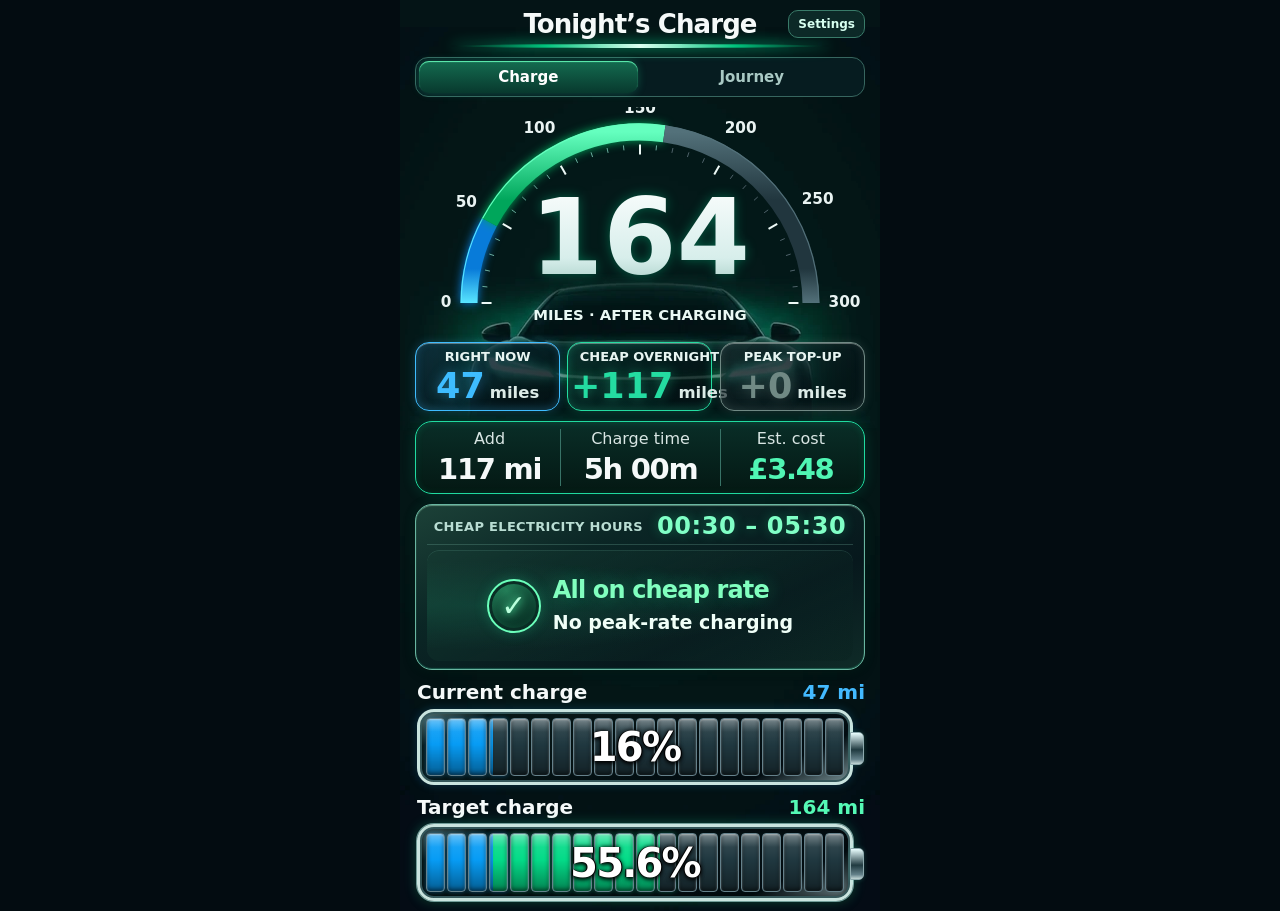
<file: app/src/main/assets/index.html>
<!doctype html><html lang="en"><head><meta charset="utf-8"><meta name="viewport" content="width=device-width,initial-scale=1,viewport-fit=cover"><meta name="theme-color" content="#030d13"><title>Tonight’s Charge</title><style>
@keyframes cell-breathe {
  0%,
  to {
    filter: brightness(1);
  }
  50% {
    filter: brightness(1.2) saturate(1.1);
  }
}
* {
  box-sizing: border-box;
}
body,
html {
  margin: 0;
  color: #f5f9f9;
  font-family:
    system-ui,
    -apple-system,
    Segoe UI,
    sans-serif;
}
body {
  display: grid;
  place-items: center;
  min-height: 100dvh;
  background: #030c11;
}
html {
  min-height: 100%;
  background: #041019;
}
.app {
  display: flex;
  flex-direction: column;
}
h1 {
  font-weight: 650;
  letter-spacing: -0.035em;
  text-align: center;
  margin: 0;
  line-height: 1.1;
}
.flare {
  height: 4px;
  background: linear-gradient(90deg, transparent, #00c57d, #dbfff1, #00c57d, transparent);
  border-radius: 50%;
  box-shadow: 0 0 13px #00e99b;
  width: 84%;
  margin: 8px auto 0;
}
.app section,
.gauge {
  flex-shrink: 0;
}
canvas {
  width: 100%;
  height: 100%;
  display: block;
}
.battery,
.battery-wrap,
.gauge,
header {
  position: relative;
}
.battery:after {
  content: "";
  position: absolute;
  left: 100%;
  top: 29%;
  width: 12px;
  height: 43%;
  border-radius: 0 5px 5px 0;
  border: 1px solid #8da9ad;
  background: linear-gradient(#eaffff, #a1b8bb 20%, #203a40 54%, #64818a 85%, #c3d7d6);
  box-shadow: 0 0 5px #6fffd833;
}
.cells {
  display: grid;
}
.cell {
  overflow: hidden;
  position: relative;
}
.battery:focus-within {
  outline: 2px solid #c8fff1;
  outline-offset: 4px;
}
.cheap {
  color: #53f9b5;
}
.peak {
  color: #ff646b;
}
.stats {
  display: grid;
  grid-template-columns: 1fr 1.13fr 1fr;
  border: 1.5px solid #20dba0;
  border-radius: 17px;
  box-shadow:
    0 0 14px #00e99b27,
    inset 0 1px 7px #00e99b25;
  text-align: center;
}
.stat + .stat {
  border-left: 1px solid #387367;
}
.stat b,
.stat span {
  display: block;
  white-space: nowrap;
}
.stat span {
  font-size: clamp(12px, 3.3vw, 16px);
  color: #d9e6e4;
}
.stat b {
  letter-spacing: -0.045em;
  margin-top: 4px;
  font-size: clamp(20px, 5.8vw, 29px);
}
.stat:last-child b {
  color: #50f6b4;
}
.battery-title {
  display: flex;
  justify-content: space-between;
  align-items: baseline;
  margin: 0 2px 6px;
  font-weight: 650;
}
.battery-title strong {
  color: #55f9b5;
  font-variant-numeric: tabular-nums;
}
.app {
  width: min(100%, 480px);
  max-width: 480px;
  background: #030d13
    url([data-uri])
    center center/100% 100% no-repeat;
}
.cells {
  pointer-events: none;
}
.battery {
  cursor: ew-resize;
  user-select: none;
  touch-action: none;
}
.battery:focus-visible {
  outline: 2px solid #abffdf;
  outline-offset: 4px;
}
.stats {
  background: linear-gradient(#0a3029e8, #041813f2);
}
.battery-title {
  font-size: clamp(15px, 4.2vw, 20px);
}
.greenbar {
  background: linear-gradient(#55f9b5, #00945d);
}
.redbar {
  background: linear-gradient(#ff7279, #b71d32);
}
.app {
  min-height: 100dvh;
}
@media (max-height: 730px) {
  .stat b {
    font-size: 21px;
  }
  .battery-title {
    font-size: 16px;
  }
}
.battery-wrap {
  margin: 0 12px 0 2px;
}
.battery-title {
  margin-right: 0;
}
header h1 {
  padding: 0 64px;
  text-align: center;
  font-size: clamp(17px, 5vw, 26px);
}
.settings-open,
dialog {
  border: 1px solid #397b69;
}
.settings-open {
  position: absolute;
  right: 0;
  top: 0;
  background: #0c2927;
  color: #d7fff0;
  border-radius: 10px;
  padding: 6px 9px;
  font-size: 12px;
  font-weight: 650;
}
button {
  font: inherit;
  cursor: pointer;
}
dialog {
  color: #f5f9f9;
  background: linear-gradient(155deg, #102d29, #061419 80%);
  border-radius: 22px;
  padding: 18px;
  width: min(94vw, 440px);
  max-height: 94dvh;
  overflow: auto;
  box-shadow: 0 20px 70px #0009;
}
dialog::backdrop {
  background: #000a;
  backdrop-filter: blur(5px);
}
.setting label,
.settings-head {
  display: flex;
  justify-content: space-between;
}
.setting label {
  align-items: baseline;
  gap: 5px;
  font-size: 14px;
  font-weight: 600;
}
.settings-head {
  align-items: center;
  gap: 10px;
}
.settings-head h2 {
  font-size: 23px;
  margin: 0;
}
.done {
  background: #20dba0;
  color: #04251d;
  border: 0;
  border-radius: 10px;
  padding: 9px 16px;
  font-weight: 750;
}
.settings-tabs {
  display: grid;
  grid-template-columns: 1fr 1fr 1fr;
  gap: 5px;
  margin: 18px 0 14px;
  background: #071c1c;
  padding: 4px;
  border-radius: 12px;
}
.settings-tabs button {
  background: 0 0;
  border: 0;
  color: #a7c2bd;
  padding: 10px 3px;
  border-radius: 9px;
  font-size: 13px;
  font-weight: 650;
}
.settings-tabs button[aria-selected="true"] {
  background: #174b3e;
  color: #a1ffdb;
}
.setting {
  margin: 0 0 17px;
}
.range-tile b,
.setting output {
  font-variant-numeric: tabular-nums;
}
.setting output {
  color: #53f9b5;
  font-size: 20px;
  font-weight: 750;
  white-space: nowrap;
}
.adjust {
  display: flex;
  align-items: center;
  gap: 10px;
  margin-top: 6px;
}
.adjust button {
  width: 40px;
  height: 40px;
  flex: none;
  border: 1px solid #3b6f62;
  background: #102e29;
  color: #d6fff0;
  border-radius: 10px;
  font-size: 23px;
}
.adjust input {
  width: 100%;
  min-width: 0;
  accent-color: #39e5a3;
  touch-action: pan-y;
  height: 35px;
  margin: 0;
}
.setting-summary {
  background: #0b2925;
  border: 1px solid #28554a;
  border-radius: 12px;
  padding: 12px;
  text-align: center;
  color: #b5d0c7;
  font-size: 13px;
}
.setting-summary strong {
  display: block;
  color: #effff8;
  font-size: 23px;
  margin-top: 3px;
}
.settings-footer {
  font-size: 11px;
  color: #93b2a8;
  text-align: center;
  margin: 12px 0 0;
}
.day-track {
  height: 13px;
  display: flex;
  overflow: hidden;
  border-radius: 8px;
  margin: 10px 0;
}
.day-labels {
  display: flex;
  justify-content: space-between;
  font-size: 11px;
  color: #9ebdb3;
}
@media (max-height: 650px) {
  dialog {
    padding: 12px;
  }
  .settings-tabs {
    margin: 10px 0;
  }
  .setting {
    margin-bottom: 9px;
  }
  .adjust button {
    height: 34px;
    width: 34px;
  }
  .settings-footer {
    margin-top: 7px;
  }
  .setting-summary {
    padding: 8px;
  }
}
.app {
  gap: clamp(5px, 1.1dvh, 11px);
  padding: 10px 15px;
  justify-content: space-between;
}
.gauge {
  height: clamp(145px, 25dvh, 235px);
  min-height: 0;
}
.flare {
  margin-top: 5px;
}
.range-breakdown {
  display: grid;
  grid-template-columns: repeat(3, minmax(0, 1fr));
  gap: 7px;
}
.range-tile {
  --c: #24dca1;
  min-width: 0;
  border: 1px solid var(--c);
  border-radius: 14px;
  text-align: center;
  padding: 7px 2px;
  box-shadow:
    inset 0 1px 0#ffffff55,
    inset 0 -2px 8px color-mix(in srgb, var(--c) 25%, transparent),
    0 0 10px color-mix(in srgb, var(--c) 22%, transparent);
}
.range-tile span {
  font-weight: 700;
  color: #e8f5f2;
}
.range-tile b {
  font-size: clamp(24px, 7vw, 35px);
  color: var(--c);
  text-shadow: 0 0 13px color-mix(in srgb, var(--c) 45%, transparent);
}
.range-tile small {
  font-size: 10px;
}
.range-tile:first-child {
  --c: #3ebcff;
}
.range-tile:last-child {
  --c: #ff586b;
}
.range-breakdown.nopeak {
  grid-template-columns: 1fr 1fr;
}
.range-breakdown.nopeak .range-tile:last-child {
  display: none;
}
.battery {
  border: 3px solid #c9e4df;
  border-radius: 17px;
  padding: 6px;
  background: linear-gradient(155deg, #54716f 0, #071716 13%, #020c11 82%, #758d91 100%);
  box-shadow:
    inset 0 0 0 2px #35575a,
    inset 0 0 8px #000,
    0 0 0 1px #729d99,
    0 0 13px #2cf2b650,
    0 3px 8px #0009;
}
.cells {
  height: clamp(31px, 5.9dvh, 54px);
}
.cell {
  border: 1px solid #65818b;
}
.battery-title {
  margin-bottom: 5px;
}
.current-section .battery-title strong {
  color: #43baff;
}
.current-section .battery {
  box-shadow:
    inset 0 0 0 2px #35575a,
    0 0 10px #27afff35;
}
.stats {
  font-size: 9px;
}
@media (max-height: 700px) {
  .app {
    padding: 8px 12px;
  }
  .gauge {
    height: clamp(120px, 23dvh, 180px);
  }
  .range-tile {
    padding: 4px 2px;
  }
  .range-tile b {
    font-size: 25px;
  }
  .range-tile small {
    font-size: 9px;
  }
  .cells {
    height: 29px;
  }
  .battery {
    padding: 5px;
  }
  .stat b {
    font-size: 20px;
  }
}
.cells {
  grid-template-columns: repeat(20, minmax(0, 1fr));
  gap: 2px;
}
.cell {
  border-radius: 4px;
}
.app-tabs {
  display: flex;
  gap: 5px;
  padding: 3px;
  border: 1px solid #37665f;
  border-radius: 13px;
  background: #061c20;
}
.app-tabs button {
  flex: 1;
  border: 0;
  border-radius: 10px;
  padding: 7px;
  color: #a9c9c4;
  background: 0 0;
  font: 700 15px system-ui;
}
.app-tabs button[aria-selected="true"] {
  background: linear-gradient(#146c50, #08392e);
  color: #fff;
  box-shadow:
    inset 0 1px 1px #63f5b5,
    0 0 8px #24e7a340;
}
#chargePage .range-tile.inline-unit > small,
.app [hidden] {
  display: none !important;
}
.charge-page {
  display: contents;
}
.journey-page {
  display: flex;
  flex-direction: column;
  gap: 9px;
  flex: 1;
  justify-content: space-evenly;
}
.journey-hero {
  text-align: center;
  padding: 8px;
  border: 1px solid #35937e;
  background: linear-gradient(#0c3831e8, #041916e8);
  box-shadow:
    inset 0 1px 8px #27e7a333,
    0 0 15px #00dd9822;
}
.journey-hero .profit {
  font-size: clamp(38px, 12vw, 59px);
  font-weight: 800;
  letter-spacing: -0.05em;
  color: #50f5ad;
}
.journey-hero .loss {
  color: #ff707b;
}
.journey-hero .jline {
  display: flex;
  justify-content: space-evenly;
  margin-top: 6px;
}
.jlegend b,
.jline b,
.jtrack i {
  display: block;
}
.jline b {
  font-size: 19px;
}
.jtrack {
  display: flex;
  height: 16px;
  overflow: hidden;
  background: #253940;
  border: 1px solid #56736e;
}
.jtrack i {
  height: 100%;
}
.jlegend {
  display: flex;
  justify-content: space-between;
  text-align: center;
}
.jlegend b {
  font-size: 16px;
}
.jcontrol {
  padding: 6px 9px;
  border: 1px solid #315f55;
  background: linear-gradient(#12372de8, #051c1be8);
}
.jcontrol label {
  display: flex;
  font-weight: 650;
}
.jcontrol output {
  color: #62edb6;
  text-align: right;
  white-space: nowrap;
}
.jcontrol input {
  accent-color: #28dca0;
  height: 23px;
}
.jcontrol .adjust,
.jpublic {
  display: flex;
  align-items: center;
  gap: 8px;
}
.jcontrol label,
.jpublic {
  justify-content: space-between;
  gap: 6px;
}
.jcontrol button,
.jpublic button {
  border: 1px solid #3b7366;
  background: #10352d;
  font: 700 16px system-ui;
  padding: 4px 10px;
}
.jnote,
.jstatus {
  text-align: center;
}
.jnote {
  font-size: 11px;
}
.jstatus {
  font-size: 13px;
  font-weight: 650;
  color: #ffbc75;
}
.jstatus.covered {
  color: #54edac;
}
.stopnav {
  display: flex;
  gap: 6px;
  align-items: center;
  justify-content: space-between;
}
.stopnav button:disabled {
  opacity: 0.35;
}
.app:has(.journey-page:not([hidden])) {
  justify-content: flex-start;
  padding-inline: clamp(10px, 3vw, 18px);
}
.journey-page .jcontrol {
  flex-shrink: 0;
}
@media (max-height: 740px) {
  .app,
  .journey-page {
    gap: 5px;
  }
  .jcontrol {
    padding: 4px 8px;
  }
  .app-tabs button,
  .journey-hero {
    padding: 5px;
  }
  .journey-hero .profit {
    font-size: 36px;
  }
  .jcontrol input {
    height: 20px;
  }
  .jcontrol button {
    padding: 2px 9px;
  }
  .jnote {
    font-size: 10px;
  }
}
.app:has(.journey-page:not([hidden])) .journey-page {
  flex: 1 0 auto;
  gap: clamp(9px, 1.6dvh, 18px);
  min-width: 0;
}
.journey-page .journey-hero {
  padding: clamp(12px, 2dvh, 22px) 9px;
  border-radius: 20px;
}
.journey-page .journey-hero small {
  font-size: clamp(15px, 4.3vw, 19px);
  font-weight: 650;
  color: #d2e5df;
}
.journey-page .journey-hero .profit {
  font-size: clamp(48px, 15vw, 75px);
  line-height: 1.08;
  margin: 3px 0 8px;
}
.journey-page .jline {
  gap: 5px;
  margin-top: 9px;
}
.journey-page .jlegend > div,
.journey-page .jline > div {
  flex: 1;
  min-width: 0;
}
.journey-page .jline span {
  font-size: clamp(13px, 3.7vw, 17px);
  line-height: 1.2;
  color: #c7ded8;
}
.journey-page .jline b {
  font-size: clamp(20px, 5.8vw, 27px);
  margin-top: 4px;
  white-space: nowrap;
}
.journey-page .jtrack {
  height: clamp(20px, 3.5dvh, 30px);
  border-radius: 10px;
  flex-shrink: 0;
}
.journey-page .jlegend {
  font-size: clamp(12px, 3.8vw, 17px);
  gap: 5px;
  line-height: 1.3;
}
.journey-page .jlegend b {
  font-size: clamp(20px, 5.8vw, 28px);
}
.journey-page .jstatus {
  font-size: clamp(15px, 4.4vw, 19px);
  line-height: 1.3;
  padding: 3px 0;
}
.journey-page #journeyControls,
.journey-page #stopSliders {
  display: grid;
  gap: clamp(9px, 1.5dvh, 16px);
}
.journey-page .jcontrol {
  padding: clamp(9px, 1.5dvh, 15px) 11px;
  border-radius: 15px;
}
.journey-page .jcontrol label {
  font-size: clamp(16px, 4.6vw, 21px);
  line-height: 1.25;
  align-items: baseline;
  flex-wrap: wrap;
  row-gap: 3px;
}
.journey-page .jcontrol output {
  font-size: clamp(17px, 4.9vw, 23px);
  font-weight: 750;
  margin-left: auto;
  white-space: normal;
}
.journey-page .adjust {
  margin-top: 7px;
  gap: 10px;
}
.journey-page .jcontrol input {
  height: 36px;
}
.journey-page .jcontrol button,
.journey-page .jpublic button,
.journey-page .stopnav button {
  min-height: 44px;
  border: 1px solid #3b7366;
  background: #10352d;
  color: #fff;
  border-radius: 10px;
}
.journey-page .jpublic button,
.journey-page .stopnav button {
  font-size: clamp(17px, 4.6vw, 20px);
  padding: 6px 12px;
}
.journey-page .jcontrol button {
  min-width: 44px;
  padding: 0;
  font-size: 25px;
}
.journey-page .jpublic {
  font-size: clamp(17px, 4.8vw, 21px);
  gap: 8px;
  flex-wrap: wrap;
}
.journey-page .jnote {
  font-size: clamp(12px, 3.6vw, 15px);
  line-height: 1.4;
  color: #bdd5ce;
}
.journey-page .stopnav {
  font-size: 17px;
  flex-wrap: wrap;
  margin-bottom: 10px;
}
@media (max-height: 740px) {
  .app:has(.journey-page:not([hidden])) .journey-page {
    gap: 8px;
  }
  .journey-page .journey-hero {
    padding: 10px 8px;
  }
  .journey-page .journey-hero .profit {
    font-size: clamp(44px, 13vw, 60px);
    margin-bottom: 4px;
  }
  .journey-page .jcontrol {
    padding: 7px 9px;
  }
  .journey-page #journeyControls,
  .journey-page #stopSliders {
    gap: 7px;
  }
  .journey-page .adjust {
    margin-top: 3px;
  }
  .journey-page .jline {
    margin-top: 5px;
  }
}
.battery .cells {
  height: clamp(42px, 6.5dvh, 60px);
}
.battery {
  display: grid;
  grid-template-areas: "face";
  align-items: center;
}
.battery > .battery-percent,
.battery > .cells {
  grid-area: face;
  min-width: 0;
}
.battery-percent {
  z-index: 1;
  justify-self: center;
  align-self: center;
  color: #fff;
  font-size: clamp(28px, 8vw, 40px);
  font-weight: 850;
  line-height: 1;
  letter-spacing: -0.045em;
  font-variant-numeric: tabular-nums;
  text-shadow:
    0 2px 4px #000,
    0 0 5px #000,
    1px 0#000,
    -1px 0#000;
  pointer-events: none;
}
.jcontrol .jbattery {
  flex: 1;
  min-width: 0;
  margin-right: 9px;
  padding: 4px;
  border-width: 2px;
  border-radius: 12px;
}
.jbattery .cells {
  height: 42px;
}
.jbattery:after {
  width: 8px;
}
.jbattery .battery-percent {
  font-size: 30px;
}
.jbattery:focus-visible {
  outline: 2px solid #abffdf;
  outline-offset: 3px;
}
@media (max-height: 740px) {
  .battery .cells {
    height: 39px;
  }
  .battery-percent {
    font-size: 29px;
  }
}
#chargePage .range-breakdown,
#chargePage .range-breakdown.nopeak {
  grid-template-columns: repeat(3, minmax(0, 1fr));
}
#chargePage .range-breakdown.nopeak .range-tile:last-child {
  --c: #708984;
  display: grid;
}
body:has(#journeyPage:not([hidden])),
html:has(#journeyPage:not([hidden])) {
  min-height: 0;
  overflow: hidden;
  overscroll-behavior: none;
}
.app:has(#journeyPage:not([hidden])) {
  height: 100dvh;
  min-height: 0;
  max-height: 100dvh;
  overflow: hidden;
  justify-content: flex-start;
  gap: 8px;
  background-position: center clamp(20px, 4dvh, 40px);
}
.app:has(#journeyPage:not([hidden])) > .app-tabs,
.app:has(#journeyPage:not([hidden])) > header {
  flex: 0 0 auto;
}
.app:has(#journeyPage:not([hidden])) #journeyPage {
  flex: 1 1 0;
  min-height: 0;
  overflow: hidden;
  gap: 10px;
  justify-content: flex-start;
}
.journey-summary {
  flex: 0 0 auto;
  display: grid;
  gap: 7px;
  min-width: 0;
  padding-bottom: 7px;
  border-bottom: 1px solid #35695c;
}
.journey-summary .journey-hero {
  padding: 8px 7px;
}
.journey-summary .journey-hero .profit {
  font-size: clamp(38px, 11vw, 56px);
  margin: 2px 0 4px;
}
.journey-summary .jline {
  margin-top: 4px;
}
.journey-summary .jline b {
  font-size: clamp(18px, 5vw, 23px);
}
.journey-summary .jlegend b {
  font-size: clamp(18px, 5vw, 24px);
  margin-bottom: 0;
}
.journey-summary .jtrack {
  height: 18px;
}
.journey-summary .jstatus {
  min-height: 2.6em;
  display: grid;
  place-items: center;
  padding: 0;
  font-size: clamp(14px, 4vw, 17px);
}
.journey-scroll {
  flex: 1 1 0;
  min-height: 0;
  overflow-y: auto;
  overscroll-behavior: contain;
  display: flex;
  flex-direction: column;
  gap: 12px;
  padding: 0 2px 12px;
  scrollbar-width: thin;
  scrollbar-color: #347b66 transparent;
}
.journey-scroll > * {
  flex-shrink: 0;
}
.journey-scroll .jnote {
  margin-top: auto;
}
@media (max-height: 680px) {
  .journey-summary {
    gap: 4px;
    padding-bottom: 4px;
  }
  .journey-summary .journey-hero .profit {
    font-size: 36px;
  }
  .journey-summary .journey-hero {
    padding: 5px;
  }
  .journey-summary .jlegend {
    font-size: 12px;
  }
  .journey-summary .jstatus {
    font-size: 13px;
    min-height: 2.5em;
  }
  .journey-summary .jtrack {
    height: 13px;
  }
}
.app {
  background-color: #041416;
  background-size: 100% auto;
  background-position: center clamp(12px, 3dvh, 30px);
  background-repeat: no-repeat;
}
.journey-summary .journey-hero {
  background: linear-gradient(180deg, #07251fa8, #0419169e);
}
.range-tile {
  background: linear-gradient(145deg, color-mix(in srgb, var(--c) 14%, #06151a99), #041115a8 75%);
}
.stats {
  padding: 7px 3px;
}
#chargePage .cell.charged {
  animation: cell-breathe 3.6s ease-in-out infinite;
  animation-delay: calc(var(--cell-index) * -0.12s);
}
@media (prefers-reduced-motion: reduce) {
  #chargePage .cell.charged {
    animation: none;
  }
}
#chargePage .charge-plan-card {
  height: 166px;
  display: grid;
  grid-template-rows: 32px minmax(0, 1fr);
  gap: 5px;
  padding: 8px 11px;
  border: 1px solid #69b6a1;
  border-radius: 17px;
  background: linear-gradient(155deg, #20483ddd 0, #0b2726ef 33%, #07181dee 70%, #102d29ed);
  box-shadow:
    inset 0 1px 1px #baffdc70,
    inset 0 -1px 1px #3dd5a54d,
    0 3px 12px #0007,
    0 0 12px #12c99124;
  min-width: 0;
}
.charge-plan-card .tariff-head,
.cheap-confirm {
  display: flex;
  justify-content: center;
  align-items: center;
  text-align: center;
}
.charge-plan-card .tariff-head {
  gap: clamp(6px, 2vw, 14px);
  border-bottom: 1px solid #78b4a345;
  padding: 0 0 4px;
  min-width: 0;
  white-space: nowrap;
}
.tariff-head span {
  font-size: clamp(9px, 2.7vw, 13px);
  font-weight: 750;
  letter-spacing: 0.025em;
  color: #b9ddd3;
  line-height: 1.2;
}
.tariff-head strong {
  font-size: clamp(17px, 5vw, 24px);
  line-height: 1.15;
  color: #80ffc6;
  text-shadow: 0 0 12px #21ed9b55;
  font-variant-numeric: tabular-nums;
  letter-spacing: 0.025em;
}
.charge-plan-card .charge-options {
  display: grid;
  grid-template-rows: 34px 34px 18px;
  gap: 4px;
  align-content: center;
  min-width: 0;
  min-height: 0;
}
.charge-plan-card .charge-options.single {
  grid-template-rows: 1fr;
}
.cheap-confirm {
  flex-direction: column;
  gap: 5px;
}
.cheap-confirm strong {
  font-size: 24px;
  color: #81ffbf;
  line-height: 1.2;
  text-shadow: 0 0 18px #1ee69b55;
}
.cheap-confirm .actual-times {
  font-weight: 750;
  line-height: 1.2;
}
.plan-option {
  display: grid;
  grid-template-rows: 21px 11px;
  gap: 2px;
  min-width: 0;
}
.option-line {
  display: flex;
  align-items: center;
  justify-content: space-between;
  gap: 4px;
  min-width: 0;
}
.option-name {
  font-size: clamp(12px, 3.6vw, 15px);
  font-weight: 700;
  white-space: nowrap;
  color: #e1f0eb;
}
.option-clock {
  display: flex;
  align-items: center;
  gap: 4px;
  font-size: clamp(17px, 5.5vw, 24px);
  line-height: 21px;
  font-weight: 800;
  white-space: nowrap;
  font-variant-numeric: tabular-nums;
  letter-spacing: -0.025em;
}
.option-bar {
  display: grid;
  grid-template-columns: repeat(20, minmax(0, 1fr));
  gap: 2px;
  height: 11px;
  padding: 1px 2px;
  border-radius: 5px;
  border: 1px solid #587e77;
  background: #020d10;
  box-shadow:
    inset 0 1px 3px #000,
    0 1px 3px #0008;
}
.option-bar i {
  min-width: 0;
  height: 100%;
  border-radius: 2px;
  box-shadow:
    inset 0 1px 1px #ffffff80,
    inset 0 -1px 1px #0006;
}
.charge-options .cheap-time {
  color: #69ffbf;
  text-shadow: 0 0 8px #20dc9740;
}
.charge-options .peak-time {
  color: #ff7885;
  text-shadow: 0 0 8px #ff405044;
}
.duration-line {
  display: flex;
  justify-content: space-between;
  align-items: center;
  gap: 4px;
  font-size: clamp(12px, 3.7vw, 15px);
  font-weight: 750;
  line-height: 18px;
  white-space: nowrap;
}
#chargePage .range-tile {
  container-type: inline-size;
  display: grid;
  align-items: center;
  padding: 6px 3px;
  font-size: 14px;
}
#chargePage .range-tile > small {
  align-items: center;
  justify-content: center;
  font-size: min(17px, 9.2cqi);
  font-weight: 650;
  line-height: 1.2;
  white-space: nowrap;
  color: #dcebe7;
}
#chargePage .range-tile.inline-unit b {
  display: flex;
  align-items: flex-end;
  justify-content: center;
  gap: 5px;
  line-height: 1;
  font-size: min(35px, 26cqi);
  white-space: nowrap;
}
#chargePage .range-tile.inline-unit b::after {
  content: "miles";
  color: #dcebe7;
  line-height: 1.1;
  transform: translateY(-2px);
  text-shadow: none;
  font-size: min(18px, 12cqi);
}
#chargePage .range-tile.inline-unit {
  grid-template-rows: auto 1fr;
  gap: 4px;
  justify-content: stretch;
}
#chargePage .range-tile.inline-unit > span {
  margin-bottom: 1px;
  white-space: nowrap;
  font-size: min(13px, 10cqi);
}
#chargePage .premium-confirm {
  display: grid;
  grid-template-columns: auto auto;
  gap: 12px;
  text-align: left;
  padding: 8px 10px;
  border-radius: 12px;
  background:
    radial-gradient(ellipse at 12% 50%, #23c78d22, transparent 56%), linear-gradient(155deg, #173e3470, #061c1b30);
  box-shadow: inset 0 1px 0#a7ffe51c;
  min-height: 0;
}
.premium-confirm .confirm-medallion {
  width: 54px;
  height: 54px;
  border-radius: 50%;
  display: grid;
  place-items: center;
  font-size: 30px;
  font-weight: 800;
  color: #baffdc;
  border: 2px solid #6bffbb;
  background: radial-gradient(circle at 35% 20%, #237b56, #0a3528 65%, #031c18);
  box-shadow:
    inset 0 0 0 3px #0a2d25,
    inset 0 0 12px #39f5a348,
    0 0 13px #21e99b40;
  text-shadow: 0 0 8px #5affb3;
}
.premium-confirm .confirm-copy {
  min-width: 0;
  display: flex;
  flex-direction: column;
  gap: 7px;
}
#chargePage .premium-confirm strong {
  font-size: clamp(17px, 5vw, 24px);
  line-height: 1.12;
  white-space: nowrap;
  letter-spacing: -0.035em;
}
#chargePage .premium-confirm .actual-times {
  font-size: clamp(13px, 3.8vw, 19px);
  line-height: 1.2;
  color: #f0fff8;
  white-space: nowrap;
  font-variant-numeric: tabular-nums;
}
@media (max-width: 350px) {
  #chargePage .premium-confirm {
    gap: 8px;
    padding: 6px;
  }
  .premium-confirm .confirm-medallion {
    width: 40px;
    height: 40px;
    font-size: 23px;
  }
}

/* ---------- Settings: fourth tab and hint ---------- */
.settings-tabs {
  grid-template-columns: repeat(4, 1fr);
}
.settings-hint {
  font-size: 12px;
  color: #93b2a8;
  margin: 10px 2px 0;
  line-height: 1.35;
}

.charge-plan-card .tariff-head.solo {
  justify-content: center;
}
</style>
</head>
<body>
<main class="app">
  <header>
    <h1>Tonight’s Charge</h1>
    <button class="settings-open" id="openSettings">Settings</button>
    <div class="flare"></div>
  </header>
  <nav class="app-tabs" aria-label="Main screens">
    <button id="chargeTab" aria-selected="true">Charge</button
    ><button id="journeyTab" aria-selected="false">Journey</button>
  </nav>
  <div id="chargePage" class="charge-page">
    <div class="gauge">
      <canvas id="dial" role="img" aria-label="Target driving range 265 miles"></canvas>
    </div>
    <div class="range-breakdown" id="rangeBreakdown">
      <div class="range-tile inline-unit">
        <span>RIGHT NOW</span><b id="nowMiles">40</b><small>miles in car</small>
      </div>
      <div class="range-tile inline-unit"><span>CHEAP OVERNIGHT</span><b id="cheapMiles">+130</b></div>
      <div class="range-tile inline-unit">
        <span>PEAK TOP-UP</span><b id="peakMiles">+40</b><small>miles at peak rate</small>
      </div>
    </div>
    <div class="stats">
      <div class="stat"><span>Add</span><b id="added">133 mi</b></div>
      <div class="stat"><span>Charge time</span><b id="duration">4h 10m</b></div>
      <div class="stat"><span>Est. cost</span><b id="cost">£3.24</b></div>
    </div>
    <section class="charge-plan-card">
      <div class="tariff-head" id="scheduleWindowRow">
        <span>CHEAP ELECTRICITY HOURS</span><strong id="scheduleWindow">00:30 – 05:30</strong>
      </div>
      <div class="charge-options" id="plans"></div>
    </section>
    <section class="current-section">
      <div class="battery-title">
        <span>Current charge</span><strong id="currentLabel">40% · 132 mi</strong>
      </div>
      <div class="battery-wrap">
        <div
          class="battery"
          id="current"
          role="slider"
          tabindex="0"
          aria-label="Current battery charge"
          aria-valuemin="0"
          aria-valuemax="100"
          aria-valuenow="40"
        >
          <div class="cells" id="currentCells"></div>
          <span class="battery-percent" id="currentPercent" aria-hidden="true"></span>
        </div>
      </div>
    </section>
    <section>
      <div class="battery-title"><span>Target charge</span><strong id="targetLabel">80%</strong></div>
      <div class="battery-wrap">
        <div
          class="battery"
          id="target"
          role="slider"
          tabindex="0"
          aria-label="Target battery charge"
          aria-valuemin="40"
          aria-valuemax="100"
          aria-valuenow="80"
        >
          <div class="cells" id="cells"></div>
          <span class="battery-percent" id="targetPercent" aria-hidden="true"></span>
        </div>
      </div>
    </section>
  </div>
  <section id="journeyPage" class="journey-page" hidden>
    <div class="journey-summary">
      <div class="journey-hero">
        <small id="jProfitLabel">Estimated journey profit / loss</small>
        <div class="profit" id="jProfit">£0.00</div>
        <div class="jline">
          <div><span>Company pays</span><b id="jIncome">£0.00</b></div>
          <div><span>Electricity used</span><b id="jCost">£0.00</b></div>
          <div><span>Distance</span><b id="jMilesTop">350 mi</b></div>
        </div>
      </div>
      <div class="jtrack" id="jTrack"></div>
      <div class="jlegend">
        <div style="color: #55f9b5"><b id="jCheapMiles">0 mi</b>Home cheap · <span id="jCheapRate">7p</span></div>
        <div style="color: #ff646b"><b id="jPeakMiles">0 mi</b>Home peak · <span id="jPeakRate">7p</span></div>
        <div style="color: #52bdff"><b id="jPublicMiles">0 mi</b>Public · <span id="jPublicRate">15p</span></div>
      </div>
      <div class="jstatus" id="jStatus"></div>
    </div>
    <div class="journey-scroll">
      <div id="journeyControls"></div>
      <div class="jpublic"><strong>Public charging</strong><button id="addStop">+ Add charger</button></div>
      <div id="publicControls" hidden>
        <div class="stopnav">
          <button id="prevStop" aria-label="Previous charger">‹</button><strong id="stopTitle"></strong
          ><button id="nextStop" aria-label="Next charger">›</button><button id="removeStop">Remove</button>
        </div>
        <div id="stopSliders"></div>
      </div>
      <div class="jnote" id="jNote">
        Costs are allocated to energy used on this journey, not unused charge. Home miles earn 7p; public
        miles earn 15p.
      </div>
    </div>
  </section>
</main>
<dialog id="settingsDialog" aria-labelledby="settingsTitle">
  <div class="settings-head">
    <h2 id="settingsTitle">Settings</h2>
    <button class="done" id="doneSettings">Done</button>
  </div>
  <div class="settings-tabs" role="tablist">
    <button role="tab" data-page="vehicle" aria-selected="true">Vehicle</button
    ><button role="tab" data-page="tariff" aria-selected="false">Tariff</button
    ><button role="tab" data-page="hours" aria-selected="false">Hours</button
    ><button role="tab" data-page="mileage" aria-selected="false">Mileage</button>
  </div>
  <section class="settings-panel" id="vehiclePanel">
    <div id="vehicleControls"></div>
    <div class="setting-summary">Estimated full battery range<strong id="fullRange"></strong></div>
    <p class="settings-hint">Charging efficiency is the share of wall electricity that reaches the battery. Home 7 kW charging is typically 85–92%.</p>
  </section>
  <section class="settings-panel" id="tariffPanel" hidden>
    <div id="tariffControls"></div>
    <div class="setting-summary">Prices in pence per kWh</div>
  </section>
  <section class="settings-panel" id="hoursPanel" hidden>
    <div id="hoursControls"></div>
    <div class="setting-summary">
      <div id="hoursSummary"></div>
      <div class="day-track" id="dayTrack"></div>
      <div class="day-labels"><span>00:00</span><span>12:00</span><span>24:00</span></div>
    </div>
  </section>
  <section class="settings-panel" id="mileagePanel" hidden>
    <div id="mileageControls"></div>
    <div class="setting-summary">What work pays per mile, by where the car was charged</div>
  </section>
  <p class="settings-footer" id="saveStatus">Settings saved on this device</p>
</dialog>
<script>
const $ = (id) => document.getElementById(id);
// ---------- Settings (saved on this device) ----------
const defaults = {
  battery: 84, // usable kWh
  eff: 3.5, // driving miles per kWh
  kw: 7.4, // charger power at the wall
  chargeEff: 90, // % of wall energy that reaches the battery
  cheapRate: 9.4, // p/kWh
  peakRate: 33.32, // p/kWh
  cheapStart: 30, // minutes after midnight
  cheapEnd: 330,
  homeMileRate: 7, // p per mile claimed for home-charged miles
  publicMileRate: 15, // p per mile claimed for public-charged miles
};
let cfg = { ...defaults };
const storageKey = "tonights-charge-settings-v1";
const journeyKey = "tonights-charge-journey-v1";
try {
  const saved = JSON.parse(localStorage.getItem(storageKey) || "{}");
  for (const k of Object.keys(defaults)) if (Number.isFinite(saved[k])) cfg[k] = saved[k];
} catch (e) {}

// ---------- Charge state ----------
let q = 16, // current %
  p = 90, // target %
  autoTarget = true;
const fullMiles = () => cfg.battery * cfg.eff;
const batteryKw = () => (cfg.kw * cfg.chargeEff) / 100; // power actually stored
const wallFactor = () => 100 / cfg.chargeEff; // wall kWh per stored kWh
const cheapMinutes = () => (cfg.cheapEnd - cfg.cheapStart + 1440) % 1440;
// The cheap window, assuming the car is plugged in before it starts.
const cheapWindow = () => ({ start: cfg.cheapStart, minutes: cheapMinutes() });
const overnightPct = () =>
  Math.min(100, q + ((batteryKw() * cheapWindow().minutes) / 60 / cfg.battery) * 100);
const saveSettings = () => {
  try {
    localStorage.setItem(storageKey, JSON.stringify(cfg));
    $("saveStatus").textContent = "Settings saved on this device";
  } catch (e) {
    $("saveStatus").textContent = "Settings apply now; this browser does not allow local saving";
  }
};
for (const id of ["cells", "currentCells"])
  for (let i = 0; i < 20; i++) $(id).insertAdjacentHTML("beforeend", '<div class="cell"></div>');
function dial(miles) {
  const c = $("dial"),
    rect = c.getBoundingClientRect(),
    w = rect.width,
    h = rect.height;
  if (!w || !h) return;
  const dpr = window.devicePixelRatio || 1;
  c.width = Math.round(w * dpr);
  c.height = Math.round(h * dpr);
  const x = c.getContext("2d");
  x.scale(dpr, dpr);
  const cx = w / 2,
    cy = h - 29,
    r = Math.min(w * 0.385, cy - 25),
    full = fullMiles(),
    scaleMax = Math.max(50, Math.ceil(full / 50) * 50),
    major = scaleMax > 400 ? 100 : 50,
    minor = major / 5,
    ang = (v) => Math.PI + (Math.PI * v) / scaleMax;
  const current = (full * q) / 100,
    cheapEnd = (full * Math.min(p, overnightPct())) / 100,
    target = (full * p) / 100;
  const width = Math.max(9, r * 0.1);
  const bands = [
    [0, current, "#087bd9", "#59e6ff"],
    [current, cheapEnd, "#00a65b", "#65ffbf"],
    [cheapEnd, target, "#bf1e36", "#ff9296"],
    [target, scaleMax, "#21363e", "#53717a"],
  ];
  for (const [a, b, lo, hi] of bands) {
    if (b - a < 1e-6) continue;
    let g = x.createLinearGradient(0, cy - r, 0, cy);
    g.addColorStop(0, hi);
    g.addColorStop(0.4, lo);
    g.addColorStop(0.8, lo);
    g.addColorStop(1, hi);
    x.lineCap = "butt";
    x.lineWidth = width;
    x.strokeStyle = g;
    x.shadowColor = lo;
    x.shadowBlur = lo === "#21363e" ? 0 : 10;
    x.beginPath();
    x.arc(cx, cy, r, ang(a), ang(b));
    x.stroke();
    x.shadowBlur = 0;
    x.lineWidth = 1.1;
    x.strokeStyle = hi;
    x.beginPath();
    x.arc(cx, cy, r + width / 2 - 0.8, ang(a), ang(b));
    x.stroke();
  }
  for (let n = 0; n <= scaleMax; n += minor) {
    const a = ang(n),
      isMajor = n % major === 0 || n === scaleMax,
      outer = r - width / 2 - 4,
      inner = outer - (isMajor ? 10 : 5);
    x.lineWidth = isMajor ? 2 : 1;
    x.strokeStyle = isMajor ? "#edf9f6" : n <= target ? "#6bafa0" : "#50636b";
    x.beginPath();
    x.moveTo(cx + Math.cos(a) * outer, cy + Math.sin(a) * outer);
    x.lineTo(cx + Math.cos(a) * inner, cy + Math.sin(a) * inner);
    x.stroke();
    if (isMajor) {
      x.fillStyle = "#e9f3f2";
      x.font = "650 " + Math.max(10, w * 0.034) + "px system-ui";
      x.textAlign = "center";
      x.textBaseline = "middle";
      // Optical alignment: push each label out by half its own extent along the radial
      // direction, so the visible gap to the arc is equal for "0", "150" and "300".
      const tw = x.measureText(n).width,
        th = Math.max(10, w * 0.034) * 0.72,
        gap = 9,
        extent = (Math.abs(Math.cos(a)) * tw) / 2 + (Math.abs(Math.sin(a)) * th) / 2,
        rr = r + width / 2 + gap + extent;
      x.fillText(n, cx + Math.cos(a) * rr, cy + Math.sin(a) * rr);
    }
  }
  x.textAlign = "center";
  x.textBaseline = "middle";
  x.font = "800 " + Math.min(w * 0.26, r * 0.81) * 0.9 + "px system-ui";
  let silver = x.createLinearGradient(0, cy - r * 0.75, 0, cy);
  silver.addColorStop(0, "#ffffff");
  silver.addColorStop(0.65, "#d7eeeb");
  silver.addColorStop(1, "#8fbeb3");
  x.fillStyle = silver;
  x.shadowColor = "#00e99b55";
  x.shadowBlur = 12;
  x.fillText(miles, cx, cy - r * 0.33);
  x.shadowBlur = 0;
  x.fillStyle = "#eaf9f4";
  x.font = "650 " + Math.max(10, w * 0.033) + "px system-ui";
  x.fillText("MILES · AFTER CHARGING", cx, cy + 13);
  c.setAttribute("aria-label", "Estimated range after charging " + miles + " miles");
}
function paintCells(id, bounds) {
  const colors = [
    ["#70dcff", "#079cf5", "#0752ad"],
    ["#80ffd0", "#04db88", "#007143"],
    ["#ffadb0", "#f84457", "#a20c24"],
    ["#435d67", "#203840", "#0b1b22"],
  ];
  document.querySelectorAll("#" + id + " .cell").forEach((el, i) => {
    const start = i * 5,
      end = start + 5;
    el.classList.toggle("charged", start < bounds[2]);
    el.style.setProperty("--cell-index", i);
    let stops = [],
      prev = 0;
    for (let j = 0; j < bounds.length; j++) {
      const next = Math.max(0, Math.min(100, (bounds[j] - start) * 20));
      if (next > prev) {
        let [top, mid, bot] = colors[j];
        stops.push(mid + " " + prev + "%", mid + " " + next + "%");
        prev = next;
      }
    }
    if (prev < 100) stops.push(colors[3][1] + " " + prev + "%", colors[3][1] + " 100%");
    el.style.background =
      "linear-gradient(180deg,#ffffff65 0%,#ffffff10 23%,#00000000 45%,#00000065 100%),linear-gradient(90deg," +
      stops.join(",") +
      ")";
    el.style.boxShadow =
      "inset 0 1px 2px #ffffff70,inset 0 -2px 4px #0008,0 0 5px " +
      (start < bounds[0]
        ? "#159fff55"
        : start < bounds[1]
          ? "#1cf5a444"
          : start < bounds[2]
            ? "#ff435544"
            : "transparent");
  });
}
function time(m) {
  m = ((Math.round(m) % 1440) + 1440) % 1440;
  return String(Math.floor(m / 60)).padStart(2, "0") + ":" + String(m % 60).padStart(2, "0");
}
function dur(m) {
  m = Math.round(m);
  return Math.floor(m / 60) + "h " + String(m % 60).padStart(2, "0") + "m";
}
function plan(title, start, end, parts) {
  const early = title === "Start early";
  const green = parts.find((p) => p[0] === "green")?.[2] || 0;
  const red = parts.find((p) => p[0] === "red")?.[2] || 0;
  const total = green + red;
  const boundary = total ? (parts[0][2] / total) * 100 : 0;
  const first = early ? "#ef344d" : "#0bc88b",
    second = early ? "#0bc88b" : "#ef344d";
  const cells = Array.from({ length: 20 }, (_, i) => {
    const f = Math.max(0, Math.min(100, (boundary - i * 5) * 20));
    return `<i style="background:linear-gradient(180deg,#ffffff65,transparent 50%,#00000045),linear-gradient(90deg,${first} ${f}%,${second} ${f}%)"></i>`;
  }).join("");
  return `<div class="plan-option"><div class="option-line"><span class="option-name">${title}</span><div class="option-clock"><b class="${early ? "peak-time" : "cheap-time"}">${time(start)}</b><span>–</span><b class="${early ? "cheap-time" : "peak-time"}">${time(end)}</b></div></div><div class="option-bar" role="img" aria-label="${early ? "Peak then cheap" : "Cheap then peak"}: ${dur(red)} peak, ${dur(green)} cheap">${cells}</div></div>`;
}
function cheapOnlyPlan(start, end, spareMin) {
  // When the charge fills the whole window, the header already shows the times.
  const fillsWindow = spareMin < 0.5;
  return `<div class="cheap-confirm premium-confirm"><div class="confirm-medallion" aria-hidden="true">✓</div><div class="confirm-copy"><strong>All on cheap rate</strong>${fillsWindow ?'<div class="actual-times">No peak-rate charging</div>' : `<div class="actual-times"><span>Charge</span> ${time(start)} <span>–</span> ${time(end)}</div>`}</div></div>`;
}
function render() {
  if (autoTarget) p = overnightPct();
  else p = Math.max(q, Math.min(100, p));
  const battery = cfg.battery,
    eff = cfg.eff,
    rate = batteryKw(),
    win = cheapWindow(),
    windowM = cheapMinutes(),
    energy = ((p - q) / 100) * battery, // kWh into the battery
    cheapKwh = Math.min(energy, (rate * win.minutes) / 60),
    peakKwh = Math.max(0, energy - cheapKwh),
    limit = q + (cheapKwh / battery) * 100,
    total = (energy / rate) * 60,
    cheapM = (cheapKwh / rate) * 60,
    peakM = (peakKwh / rate) * 60,
    cost = (((cheapKwh * cfg.cheapRate + peakKwh * cfg.peakRate) / 100) * wallFactor()),
    m = Math.round((fullMiles() * p) / 100),
    start = Math.round((fullMiles() * q) / 100);
  $("targetLabel").textContent = m + " mi";
  $("currentPercent").textContent = q + "%";
  $("targetPercent").textContent = Number(p.toFixed(1)) + "%";
  $("currentLabel").textContent = start + " mi";
  $("added").textContent = Math.round(energy * eff) + " mi";
  $("duration").textContent = dur(total);
  $("cost").textContent = "£" + cost.toFixed(2);
  paintCells("currentCells", [q, q, q, 100]);
  paintCells("cells", [q, limit, p, 100]);
  $("nowMiles").textContent = start;
  $("cheapMiles").textContent = "+" + Math.round(cheapKwh * eff);
  $("peakMiles").textContent = "+" + Math.round(peakKwh * eff);
  $("rangeBreakdown").classList.toggle("nopeak", peakKwh < 1e-8);
  const plans = $("plans");
  $("scheduleWindow").textContent = time(cfg.cheapStart) + " – " + time(cfg.cheapEnd);
  plans.classList.toggle("single", peakKwh < 1e-8 || windowM === 0 || total > 1440);
  if (total < 1e-8) {
    plans.innerHTML = '<div class="cheap-confirm"><strong>No charging needed</strong></div>';
  } else if (windowM === 0) {
    plans.classList.add("single");
    plans.innerHTML =
      '<div class="cheap-confirm"><strong>Set different cheap start and end times</strong></div>';
  } else if (total > 1440) {
    plans.classList.add("single");
    plans.innerHTML =
      '<div class="cheap-confirm"><strong>More than one day required</strong><div>Single-night estimate only.</div></div>';
  } else if (peakKwh < 1e-8) {
    plans.innerHTML = cheapOnlyPlan(win.start, win.start + total, Math.max(0, win.minutes - total));
  } else {
    const g = (cheapM / total) * 100,
      r = 100 - g,
      windowEnd = win.start + win.minutes;
    plans.innerHTML =
      plan("Start early", windowEnd - total, windowEnd, [
        ["red", r, peakM],
        ["green", g, cheapM],
      ]) +
      plan("Finish late", win.start, win.start + total, [
        ["green", g, cheapM],
        ["red", r, peakM],
      ]) +
      `<div class="duration-line"><span class="cheap-time">Cheap · ${dur(cheapM)}</span><span class="peak-time">Peak · ${dur(peakM)}</span></div>`;
  }
  $("current").setAttribute("aria-valuenow", q);
  $("target").setAttribute("aria-valuenow", p);
  $("target").setAttribute("aria-valuemin", q);
  dial(m);
}
function set(id, v) {
  v = Math.round(Math.max(0, Math.min(100, v)));
  if (id === "current") {
    q = v;
    autoTarget = true;
    p = overnightPct();
  } else {
    autoTarget = false;
    p = Math.max(q, v);
  }
  render();
}
for (const id of ["current", "target"]) {
  const el = $(id);
  const drag = (e) => {
    let b = el.querySelector(".cells").getBoundingClientRect();
    set(id, ((e.clientX - b.left) / b.width) * 100);
  };
  el.addEventListener("pointerdown", (e) => {
    el.setPointerCapture(e.pointerId);
    drag(e);
  });
  el.addEventListener("pointermove", (e) => {
    if (el.hasPointerCapture(e.pointerId)) drag(e);
  });
  el.addEventListener("keydown", (e) => {
    let v = id === "current" ? q : p;
    if (["ArrowLeft", "ArrowDown", "ArrowRight", "ArrowUp", "Home", "End"].includes(e.key)) {
      e.preventDefault();
      set(
        id,
        e.key === "Home"
          ? 0
          : e.key === "End"
            ? 100
            : v + (["ArrowLeft", "ArrowDown"].includes(e.key) ? -1 : 1),
      );
    }
  });
}
new ResizeObserver(() => {
  dial(Math.round((fullMiles() * p) / 100));
}).observe($("dial"));

render();

const pence = (v) => +v.toFixed(1) + "p";
const specs = [
  ["vehicle", "battery", "Usable battery capacity", 20, 150, 1, (v) => v.toFixed(0) + " kWh"],
  ["vehicle", "eff", "Driving efficiency", 1, 6, 0.1, (v) => v.toFixed(1) + " mi/kWh"],
  ["vehicle", "kw", "Charger power", 1, 22, 0.1, (v) => v.toFixed(1) + " kW"],
  ["vehicle", "chargeEff", "Charging efficiency", 70, 100, 1, (v) => v.toFixed(0) + "%"],
  ["tariff", "cheapRate", "Off-peak price", 0, 50, 0.01, (v) => v.toFixed(2) + "p/kWh"],
  ["tariff", "peakRate", "Peak price", 0, 100, 0.01, (v) => v.toFixed(2) + "p/kWh"],
  ["hours", "cheapStart", "Cheap rate starts", 0, 1435, 5, time],
  ["hours", "cheapEnd", "Cheap rate ends", 0, 1435, 5, time],
  ["mileage", "homeMileRate", "Home-charged miles", 0, 50, 0.1, (v) => pence(v) + "/mile"],
  ["mileage", "publicMileRate", "Public-charged miles", 0, 50, 0.1, (v) => pence(v) + "/mile"],
];
function syncSettings() {
  for (const [, key, , , , , fmt] of specs) {
    $("setting-" + key).value = cfg[key];
    $("value-" + key).textContent = fmt(cfg[key]);
  }
  $("fullRange").textContent = Math.round(fullMiles()) + " miles";
  $("hoursSummary").innerHTML =
    '<span class="cheap">Cheap ' +
    dur(cheapMinutes()) +
    '</span> &nbsp; · &nbsp; <span class="peak">Peak ' +
    dur(1440 - cheapMinutes()) +
    "</span>";
  let points = [0, cfg.cheapStart, cfg.cheapEnd, 1440].sort((a, b) => a - b);
  $("dayTrack").replaceChildren();
  for (let i = 1; i < points.length; i++) {
    let a = points[i - 1],
      b = points[i],
      mid = (a + b) / 2;
    if (b === a) continue;
    let on =
      cfg.cheapStart < cfg.cheapEnd
        ? mid >= cfg.cheapStart && mid < cfg.cheapEnd
        : cfg.cheapStart > cfg.cheapEnd && (mid >= cfg.cheapStart || mid < cfg.cheapEnd);
    let el = document.createElement("i");
    el.className = on ? "greenbar" : "redbar";
    el.style.width = (b - a) / 14.4 + "%";
    $("dayTrack").append(el);
  }
}
for (const [page, key, label, min, max, step, fmt] of specs) {
  cfg[key] = Math.max(min, Math.min(max, cfg[key]));
  let el = document.createElement("div");
  el.className = "setting";
  el.innerHTML = `<label for="setting-${key}">${label}<output id="value-${key}"></output></label><div class="adjust"><button type="button" aria-label="Decrease ${label}">−</button><input type="range" id="setting-${key}" min="${min}" max="${max}" step="${step}"><button type="button" aria-label="Increase ${label}">+</button></div>`;
  $(page + "Controls").append(el);
  let input = $("setting-" + key);
  function update(v) {
    cfg[key] = Math.max(min, Math.min(max, Number(v.toFixed(2))));
    syncSettings();
    render();
    renderJourney();
    saveSettings();
  }
  input.addEventListener("input", () => update(Number(input.value)));
  let buttons = el.querySelectorAll("button");
  buttons[0].onclick = () => update(cfg[key] - step);
  buttons[1].onclick = () => update(cfg[key] + step);
}
for (const b of document.querySelectorAll(".settings-tabs button"))
  b.onclick = () => {
    for (const x of document.querySelectorAll(".settings-tabs button")) {
      let on = x === b;
      x.setAttribute("aria-selected", on);
      $(x.dataset.page + "Panel").hidden = !on;
    }
  };
$("openSettings").onclick = () => {
  syncSettings();
  $("settingsDialog").showModal();
};
$("doneSettings").onclick = () => {
  $("settingsDialog").close();
  render();
};
syncSettings();
render();

// ---------- Journey (saved on this device) ----------
const journey = { miles: 350, cheap: 0, peak: 0, stops: [] };
try {
  const saved = JSON.parse(localStorage.getItem(journeyKey) || "{}");
  for (const k of ["miles", "cheap", "peak"]) if (Number.isFinite(saved[k])) journey[k] = Math.max(0, saved[k]);
  if (Array.isArray(saved.stops))
    journey.stops = saved.stops
      .filter((s) => s && Number.isFinite(s.kwh) && Number.isFinite(s.rate))
      .map((s) => ({ kwh: s.kwh, rate: s.rate }));
} catch (e) {}
const saveJourney = () => {
  try {
    localStorage.setItem(journeyKey, JSON.stringify(journey));
  } catch (e) {}
};
let stopIndex = 0;
const cash = (v) => (v < 0 ? "−" : "") + "£" + Math.abs(v).toFixed(2);
const fmtEnergy = (v) => v.toFixed(1) + " kWh · " + Math.round(v * cfg.eff) + " mi";
const fmtHome = (v) => Math.round(v * cfg.eff) + " mi · " + v.toFixed(1) + " kWh";
function journeyCalc() {
  let remaining = journey.miles / cfg.eff;
  const take = (v) => {
    let k = Math.min(remaining, Math.max(0, v));
    remaining -= k;
    return k;
  };
  let cheap = take(journey.cheap),
    peak = take(journey.peak),
    pub = 0,
    publicCost = 0;
  for (const st of journey.stops) {
    let k = take(st.kwh);
    pub += k;
    publicCost += (k * st.rate) / 100;
  }
  // Home energy is billed at the wall, so include charging losses. Public kWh are billed as delivered.
  let income = (((cheap + peak) * cfg.homeMileRate + pub * cfg.publicMileRate) * cfg.eff) / 100,
    cost = ((cheap * cfg.cheapRate + peak * cfg.peakRate) / 100) * wallFactor() + publicCost;
  return { cheap, peak, pub, remaining, income, cost, profit: income - cost };
}
function renderJourney() {
  let r = journeyCalc(),
    m = journey.miles;
  for (const [id, v] of [
    ["jIncome", cash(r.income)],
    ["jCost", cash(r.cost)],
    ["jProfit", cash(r.profit)],
    ["jMilesTop", m + " mi"],
    ["jCheapMiles", Math.round(r.cheap * cfg.eff) + " mi"],
    ["jPeakMiles", Math.round(r.peak * cfg.eff) + " mi"],
    ["jPublicMiles", Math.round(r.pub * cfg.eff) + " mi"],
  ])
    $(id).textContent = v;
  $("jProfit").classList.toggle("loss", r.profit < 0);
  let missing = r.remaining * cfg.eff;
  $("jProfitLabel").textContent =
    missing > 0.01 ? "Partial journey profit / loss" : "Estimated journey profit / loss";
  $("jStatus").textContent =
    missing > 0.01
      ? Math.ceil(missing) + " miles still to account for · " + r.remaining.toFixed(1) + " kWh"
      : m
        ? "Journey fully covered"
        : "Set journey distance";
  $("jStatus").classList.toggle("covered", missing <= 0.01);
  $("jTrack").replaceChildren();
  for (const [k, color] of [
    [r.cheap, "#18df96"],
    [r.peak, "#ff5364"],
    [r.pub, "#28aaff"],
    [r.remaining, "#33474e"],
  ]) {
    let i = document.createElement("i");
    i.style.width = (m ? ((k * cfg.eff) / m) * 100 : 0) + "%";
    i.style.background = color;
    $("jTrack").append(i);
  }
  for (const [key, fmt] of [
    ["miles", (v) => v + " mi"],
    ["cheap", fmtHome],
    ["peak", fmtHome],
  ]) {
    let e = $("j-" + key);
    if (e) {
      e.max = key === "miles" ? 1000 : cfg.battery;
      journey[key] = Math.min(+e.max, journey[key]);
      e.value = journey[key];
      $("jv-" + key).textContent = fmt(journey[key]);
      if (key !== "miles") paintJourneyBattery(key, journey[key]);
    }
  }
  if (journey.stops.length && $("jv-publicKwh")) {
    let st = journey.stops[stopIndex];
    $("jv-publicKwh").textContent = fmtEnergy(st.kwh);
    $("jv-publicRate").textContent = st.rate.toFixed(1) + "p/kWh";
  }
  const home = pence(cfg.homeMileRate),
    pub = pence(cfg.publicMileRate);
  $("jCheapRate").textContent = $("jPeakRate").textContent = home;
  $("jPublicRate").textContent = pub;
  $("jNote").textContent =
    `Costs are allocated to energy used on this journey, not unused charge. Home miles earn ${home}; public miles earn ${pub}. ` +
    `Home costs include ${100 - cfg.chargeEff}% charging losses.`;
  saveJourney();
}
function paintJourneyBattery(key, v) {
  const el = $("jb-" + key);
  if (!el) return;
  const pct = Math.max(0, Math.min(100, (v / cfg.battery) * 100));
  $("jbp-" + key).textContent = Math.round(pct) + "%";
  el.setAttribute("aria-valuenow", Math.round(pct));
  el.setAttribute("aria-valuetext", Math.round(pct) + " percent of battery capacity");
  paintCells("jbc-" + key, key === "cheap" ? [0, pct, pct, 100] : [0, 0, pct, 100]);
}
function installJourneyBattery(el, input, key, get, change) {
  const bar = document.createElement("div");
  bar.className = "battery jbattery";
  bar.id = "jb-" + key;
  bar.tabIndex = 0;
  bar.setAttribute("role", "slider");
  bar.setAttribute(
    "aria-label",
    key === "cheap" ? "Home off-peak battery percentage" : "Home peak battery percentage",
  );
  bar.setAttribute("aria-valuemin", "0");
  bar.setAttribute("aria-valuemax", "100");
  bar.innerHTML =
    '<div class="cells" id="jbc-' +
    key +
    '">' +
    '<div class="cell"></div>'.repeat(20) +
    '</div><span class="battery-percent" id="jbp-' +
    key +
    '" aria-hidden="true"></span>';
  input.hidden = true;
  input.style.display = "none";
  input.after(bar);
  const drag = (e) => {
    const r = bar.querySelector(".cells").getBoundingClientRect();
    let pct = Math.round(Math.max(0, Math.min(1, (e.clientX - r.left) / r.width)) * 100);
    change((pct * cfg.battery) / 100);
  };
  bar.onpointerdown = (e) => {
    bar.setPointerCapture(e.pointerId);
    drag(e);
  };
  bar.onpointermove = (e) => {
    if (bar.hasPointerCapture(e.pointerId)) drag(e);
  };
  bar.onkeydown = (e) => {
    if (!["ArrowLeft", "ArrowRight", "ArrowUp", "ArrowDown", "Home", "End"].includes(e.key)) return;
    e.preventDefault();
    change(
      e.key === "Home"
        ? 0
        : e.key === "End"
          ? cfg.battery
          : get() + ((["ArrowLeft", "ArrowDown"].includes(e.key) ? -1 : 1) * cfg.battery) / 100,
    );
  };
  paintJourneyBattery(key, get());
}
function jSlider(parent, key, label, min, max, step, get, set, fmt) {
  let el = document.createElement("div");
  el.className = "jcontrol";
  el.innerHTML = `<label for="j-${key}">${label}<output id="jv-${key}"></output></label><div class="adjust"><button aria-label="Decrease ${label}">−</button><input id="j-${key}" type="range" min="${min}" max="${max}" step="${step}"><button aria-label="Increase ${label}">+</button></div>`;
  parent.append(el);
  let input = el.querySelector("input");
  input.value = get();
  function change(v) {
    set(Math.max(+input.min, Math.min(+input.max, Math.round(v * 100) / 100)));
    input.value = get();
    $("jv-" + key).textContent = fmt(get());
    renderJourney();
  }
  input.oninput = () => change(+input.value);
  let bs = el.querySelectorAll("button");
  const home = key === "cheap" || key === "peak";
  bs[0].onclick = () => change(get() - (home ? cfg.battery / 100 : step));
  bs[1].onclick = () => change(get() + (home ? cfg.battery / 100 : step));
  $("jv-" + key).textContent = fmt(get());
  if (home) installJourneyBattery(el, input, key, get, change);
}
for (const [key, label, max, step, fmt] of [
  ["miles", "Journey distance", 1000, 1, (v) => v + " mi"],
  ["cheap", "Home off-peak charge", cfg.battery, 0.1, fmtHome],
  ["peak", "Home peak charge", cfg.battery, 0.1, fmtHome],
])
  jSlider(
    $("journeyControls"),
    key,
    label,
    0,
    max,
    step,
    () => journey[key],
    (v) => {
      journey[key] = v;
      if (key === "cheap") journey.peak = Math.min(journey.peak, cfg.battery - v);
      if (key === "peak") journey.cheap = Math.min(journey.cheap, cfg.battery - v);
    },
    fmt,
  );
function showStop() {
  let n = journey.stops.length;
  $("publicControls").hidden = !n;
  if (!n) {
    renderJourney();
    return;
  }
  stopIndex = Math.max(0, Math.min(stopIndex, n - 1));
  $("stopTitle").textContent = "Charger " + (stopIndex + 1) + " of " + n;
  $("prevStop").disabled = stopIndex === 0;
  $("nextStop").disabled = stopIndex === n - 1;
  $("stopSliders").replaceChildren();
  let st = journey.stops[stopIndex];
  jSlider(
    $("stopSliders"),
    "publicKwh",
    "Energy added",
    0,
    150,
    0.1,
    () => st.kwh,
    (v) => (st.kwh = v),
    fmtEnergy,
  );
  jSlider(
    $("stopSliders"),
    "publicRate",
    "Public price",
    0,
    150,
    0.1,
    () => st.rate,
    (v) => (st.rate = v),
    (v) => v.toFixed(1) + "p/kWh",
  );
  renderJourney();
}
$("addStop").onclick = () => {
  journey.stops.push({ kwh: 0, rate: 30 });
  stopIndex = journey.stops.length - 1;
  showStop();
  $("publicControls").scrollIntoView({ block: "nearest", behavior: "auto" });
};
$("removeStop").onclick = () => {
  journey.stops.splice(stopIndex, 1);
  showStop();
};
$("prevStop").onclick = () => {
  stopIndex--;
  showStop();
};
$("nextStop").onclick = () => {
  stopIndex++;
  showStop();
};
function tab(j) {
  $("chargePage").hidden = j;
  $("journeyPage").hidden = !j;
  $("chargeTab").setAttribute("aria-selected", !j);
  $("journeyTab").setAttribute("aria-selected", j);
  if (j) renderJourney();
  else render();
}
$("chargeTab").onclick = () => tab(false);
$("journeyTab").onclick = () => tab(true);
$("settingsDialog").addEventListener("close", () => {
  journey.cheap = Math.min(journey.cheap, cfg.battery);
  journey.peak = Math.min(journey.peak, cfg.battery - journey.cheap);
  renderJourney();
});
showStop();
</script>
</body>
</html>
</file>
